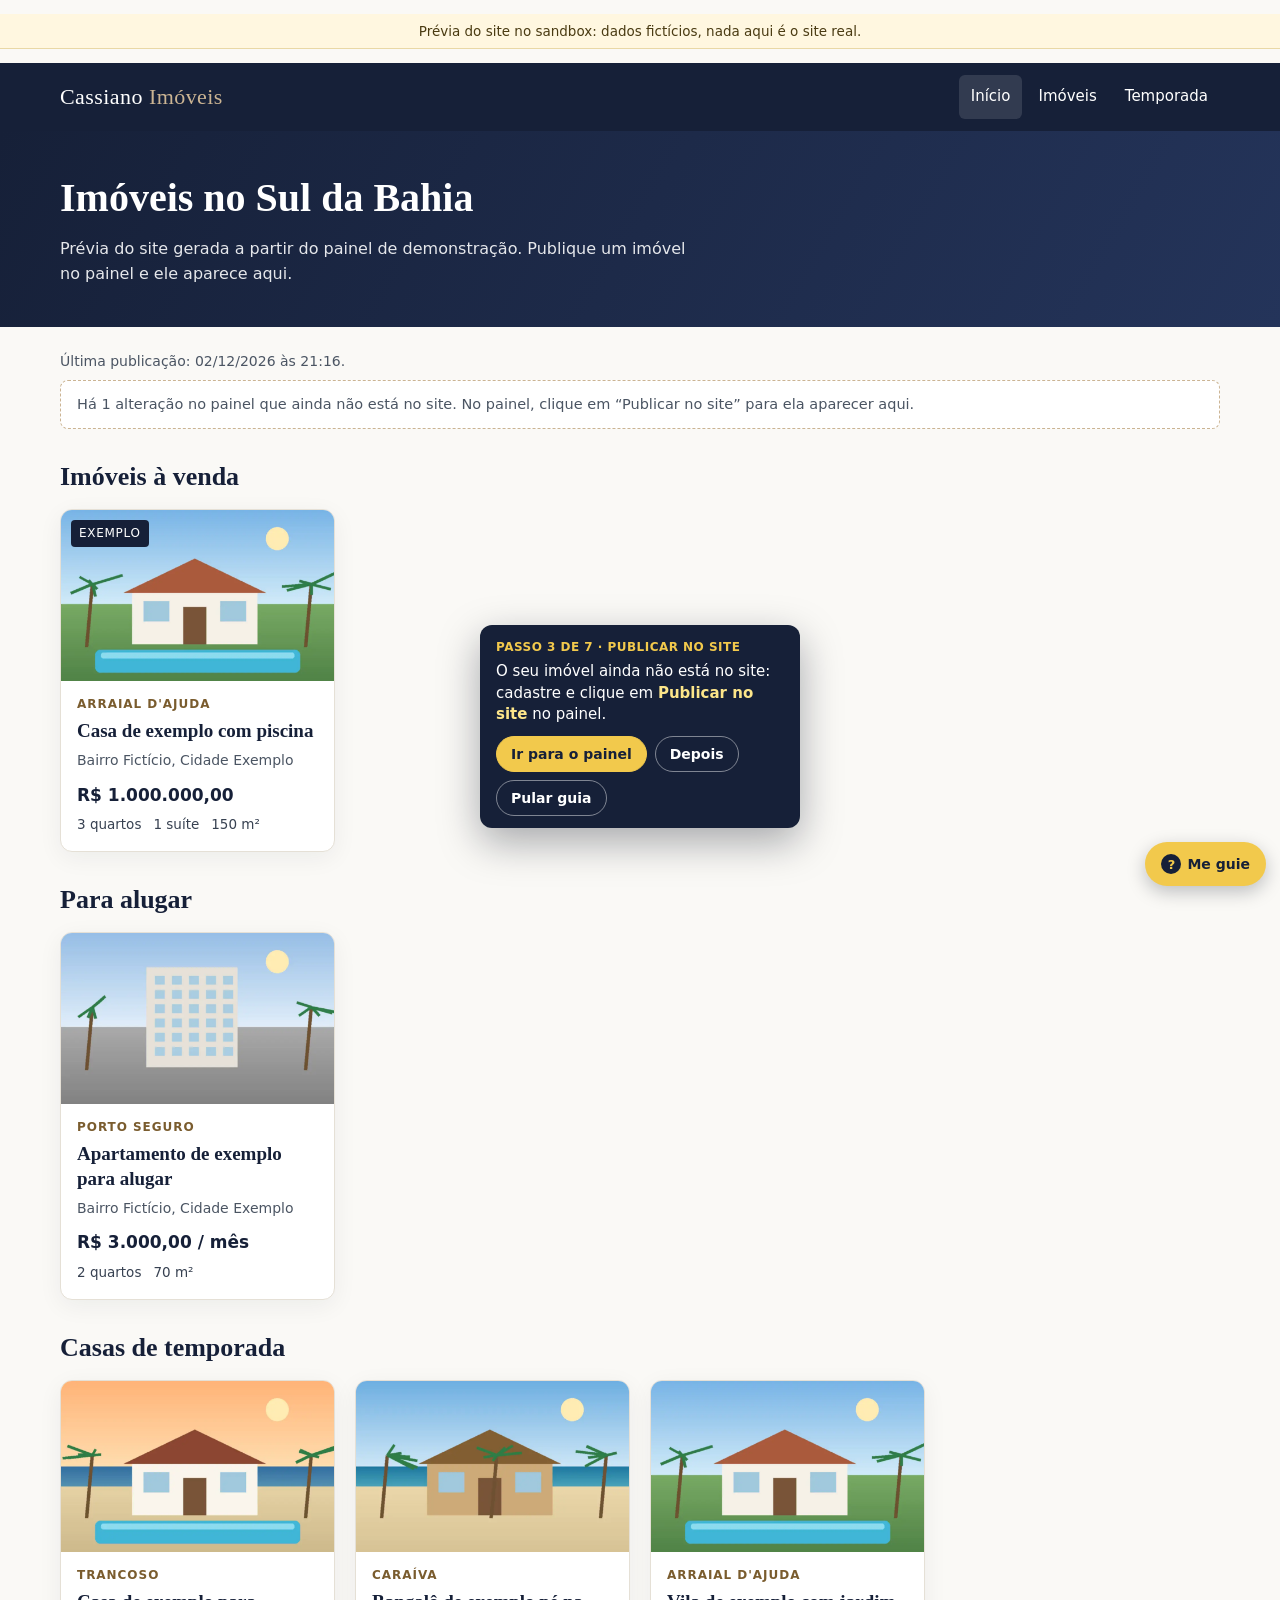
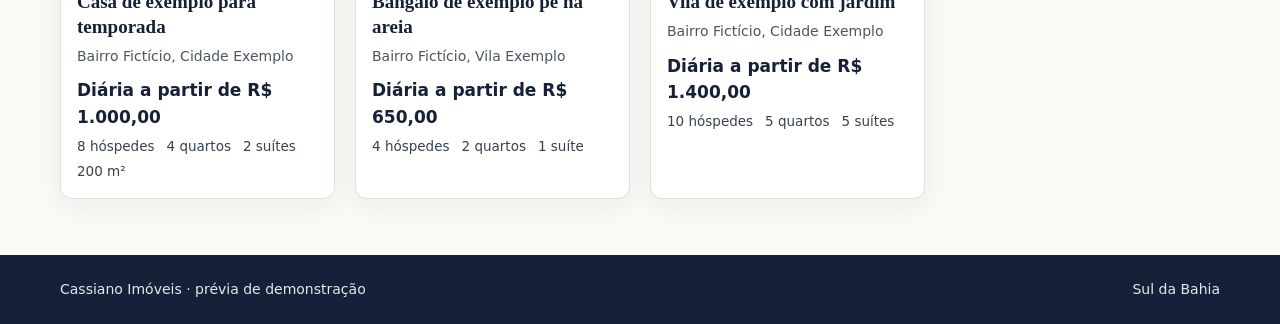
<file: sandbox/cassiano/site/index.html>
<!doctype html>
<html lang="pt-BR">
<head>
<meta charset="utf-8">
<meta name="viewport" content="width=device-width, initial-scale=1">
<meta name="robots" content="noindex, nofollow, noarchive">
<meta name="referrer" content="no-referrer">
<meta name="theme-color" content="#162038">
<title>Cassiano Imóveis (prévia do site)</title>
<link rel="stylesheet" href="site.css">
<link rel="stylesheet" href="https://cdn.jsdelivr.net/npm/font-awesome@4.7.0/css/font-awesome.min.css">
<link rel="stylesheet" href="../guia.css">
</head>
<body data-pagina="vitrine">
<p class="sbx-site-aviso" role="note">Prévia do site no sandbox: dados fictícios, nada aqui é o site real.</p>
<header class="cs-topo"><div class="cs-topo-in"><a class="cs-logo" href="index.html">Cassiano <span>Imóveis</span></a>
<nav class="cs-nav" aria-label="Menu principal"><a href="index.html" aria-current="page">Início</a><a href="index.html#venda">Imóveis</a><a href="casa.html">Temporada</a></nav></div></header>
<section class="cs-hero"><div class="cs-hero-in"><h1>Imóveis no Sul da Bahia</h1><p>Prévia do site gerada a partir do painel de demonstração. Publique um imóvel no painel e ele aparece aqui.</p></div></section>
<main class="cs-conteudo" id="vitrine"><p class="cs-meta-pub" id="ultima"></p></main>
<footer class="cs-rodape"><div class="cs-rodape-in"><span>Cassiano Imóveis · prévia de demonstração</span><span>Sul da Bahia</span></div></footer>
<script src="../mock-api.js"></script>
<script src="site.js"></script>
<script src="../guia.js"></script>
</body>
</html>
</file>
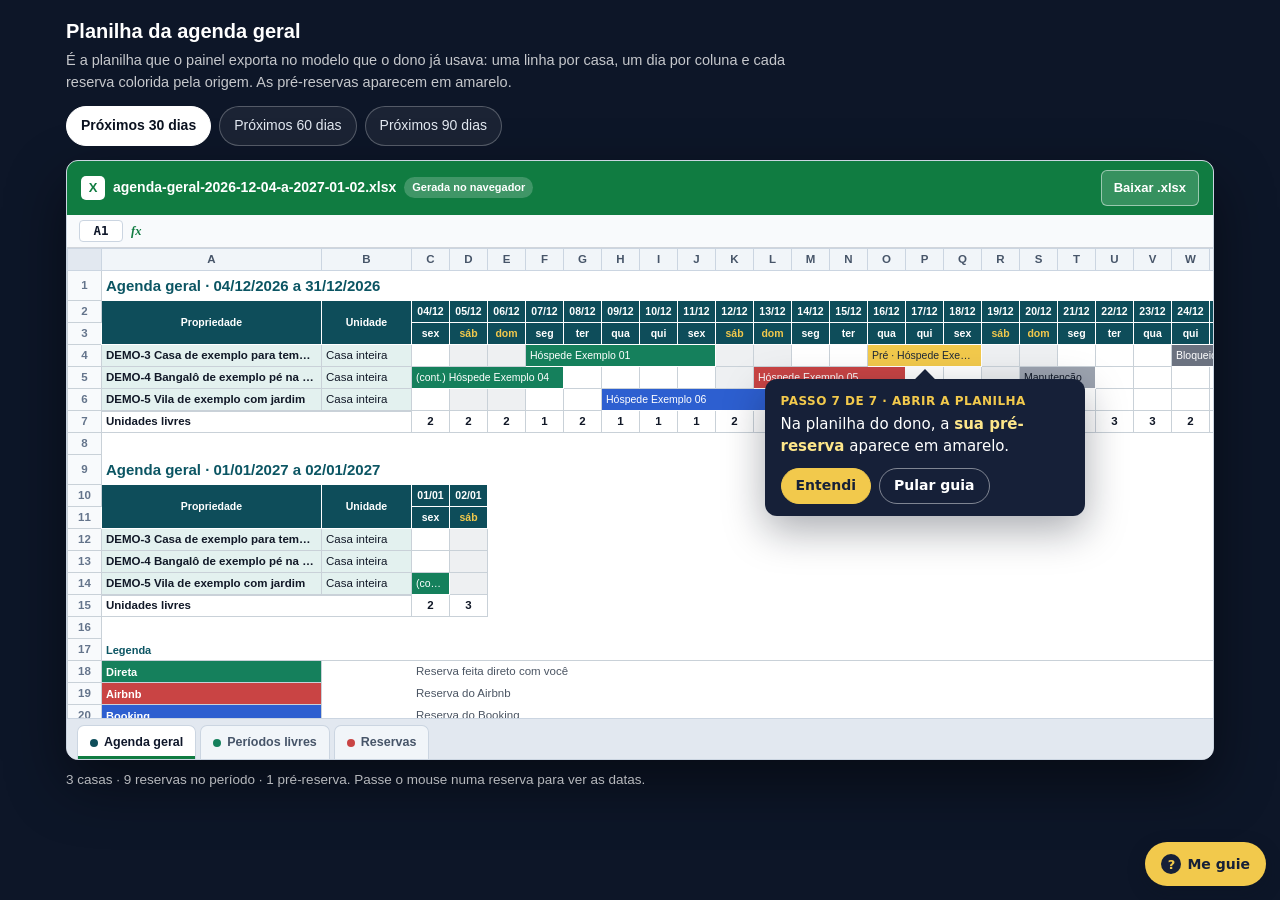
<file: sandbox/cassiano/planilha.html>
<!doctype html>
<html lang="pt-BR">
<head>
<meta charset="utf-8">
<meta name="viewport" content="width=device-width, initial-scale=1">
<meta name="robots" content="noindex, nofollow, noarchive">
<meta name="referrer" content="no-referrer">
<title>Planilha da agenda | Sandbox Cassiano Imóveis</title>
<link rel="stylesheet" href="planilha.css">
<link rel="stylesheet" href="guia.css">
</head>
<body>
<main class="pl" aria-labelledby="pl-titulo">
  <div class="pl-intro">
    <h1 id="pl-titulo">Planilha da agenda geral</h1>
    <p>É a planilha que o painel exporta no modelo que o dono já usava: uma linha por casa, um dia por coluna e cada reserva colorida pela origem. As pré-reservas aparecem em amarelo.</p>
    <div class="pl-periodo" role="group" aria-label="Período da planilha">
      <button type="button" class="pl-chip" data-dias="30" aria-pressed="true">Próximos 30 dias</button>
      <button type="button" class="pl-chip" data-dias="60" aria-pressed="false">Próximos 60 dias</button>
      <button type="button" class="pl-chip" data-dias="90" aria-pressed="false">Próximos 90 dias</button>
    </div>
  </div>
  <section class="xl-janela" aria-label="Visualizador da planilha">
    <div class="xl-topo">
      <div class="xl-titulo"><span class="xl-icone" aria-hidden="true">X</span><strong id="pl-arquivo">agenda-geral.xlsx</strong><span class="xl-selo">Gerada no navegador</span></div>
      <button type="button" class="xl-baixar" id="pl-baixar">Baixar .xlsx</button>
    </div>
    <div class="xl-formula" aria-hidden="true"><span class="xl-nome" id="pl-celula">A1</span><span class="xl-fx">fx</span><span class="xl-texto" id="pl-formula"></span></div>
    <div class="xl-grade" id="pl-grade" tabindex="0" role="region" aria-label="Planilha. Role para os lados para ver mais dias."></div>
    <div class="xl-abas" role="tablist" aria-label="Abas da planilha" id="pl-abas"></div>
  </section>
  <p class="pl-nota" id="pl-status" role="status" aria-live="polite"></p>
</main>
<script src="mock-api.js"></script>
<script src="planilha.js"></script>
<script src="guia.js"></script>
</body>
</html>
</file>
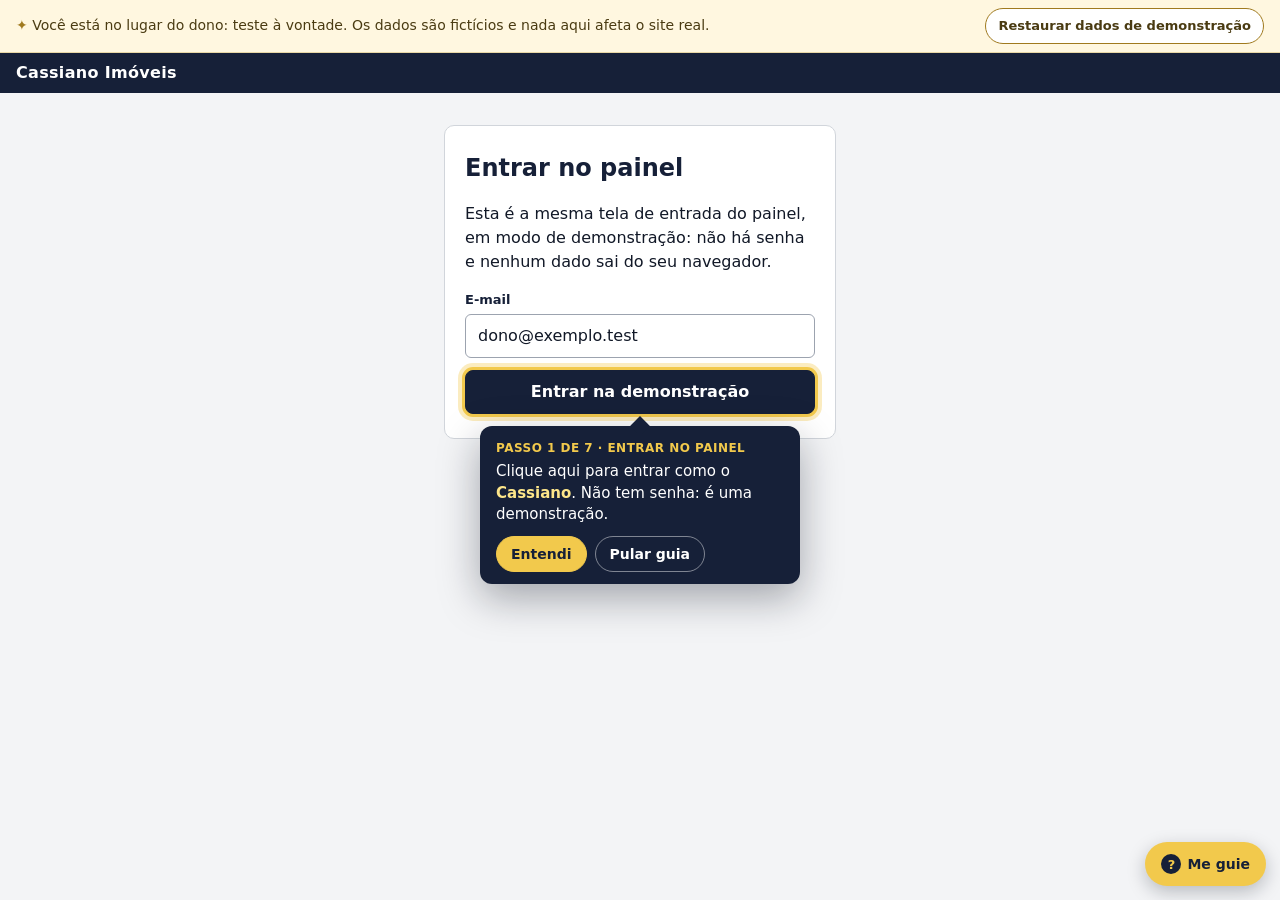
<file: sandbox/cassiano/admin/calendario.html>
<!doctype html>
<html lang="pt-BR">
<head>
<meta charset="utf-8">
<meta name="viewport" content="width=device-width, initial-scale=1">
<meta name="robots" content="noindex, nofollow, noarchive">
<meta name="theme-color" content="#162038">
<title>Temporada | Painel Cassiano Imóveis (demonstração)</title>
<link rel="stylesheet" href="painel.css">
<link rel="stylesheet" href="../sandbox.css">
<link rel="stylesheet" href="temporada.css">
<link rel="stylesheet" href="agenda.css">
<link rel="stylesheet" href="../guia.css">
</head>
<body>
<a class="pular" href="#principal">Pular para o conteúdo</a>
<header class="topo" id="topo"></header>
<main id="principal" tabindex="-1">
  <h1 id="titulo-pagina" tabindex="-1">Temporada</h1>
  <section id="casas" hidden>
    <section class="agenda" id="agenda-geral" aria-labelledby="agenda-titulo">
      <h2 id="agenda-titulo">Agenda geral</h2>
      <p class="agenda-sub">Todas as casas de uma vez, no período que você escolher.</p>
      <div class="agenda-controles">
        <div class="agenda-datas">
          <div class="campo-ag"><label for="agenda-de">De</label><input type="date" id="agenda-de"></div>
          <div class="campo-ag"><label for="agenda-ate">Até</label><input type="date" id="agenda-ate"></div>
        </div>
        <div class="agenda-atalhos" id="agenda-atalhos" role="group" aria-label="Atalhos de período">
          <button class="chip" type="button" data-atalho="mes" aria-pressed="false">Este mês</button>
          <button class="chip" type="button" data-atalho="proximo" aria-pressed="false">Próximo mês</button>
          <button class="chip" type="button" data-atalho="30" aria-pressed="false">Próximos 30 dias</button>
          <button class="chip" type="button" data-atalho="90" aria-pressed="false">Próximos 90 dias</button>
          <button class="chip" type="button" data-atalho="ano" aria-pressed="false">Ano</button>
        </div>
        <p class="erro-campo" id="agenda-erro-periodo" role="alert"></p>
      </div>
      <div class="agenda-origens" id="agenda-origens" role="group" aria-label="Mostrar reservas de">
        <span class="agenda-origens-rot" aria-hidden="true">Mostrar reservas de:</span>
        <button class="chip ag-chip o-direto" type="button" data-origem="direto" aria-pressed="true"><span class="ico" aria-hidden="true">D</span>Direta <span class="conta"></span></button>
        <button class="chip ag-chip o-airbnb" type="button" data-origem="airbnb" aria-pressed="true"><span class="ico" aria-hidden="true">A</span>Airbnb <span class="conta"></span></button>
        <button class="chip ag-chip o-booking" type="button" data-origem="booking" aria-pressed="true"><span class="ico" aria-hidden="true">B</span>Booking <span class="conta"></span></button>
        <button class="chip ag-chip o-site" type="button" data-origem="site" aria-pressed="true"><span class="ico" aria-hidden="true">S</span>Site <span class="conta"></span></button>
      </div>
      <p class="agenda-aviso" id="agenda-aviso-filtro" role="status" hidden><span id="agenda-aviso-filtro-texto"></span> <button class="botao" type="button" id="agenda-mostrar-tudo">Mostrar tudo</button></p>
      <div class="agenda-barra">
        <p class="agenda-resumo" id="agenda-resumo" role="status" aria-live="polite"></p>
        <div class="agenda-acoes">
          <button class="botao" type="button" id="agenda-imprimir">Imprimir</button>
          <span class="agenda-exportar" id="agenda-exportar" hidden>
            <a class="botao" id="agenda-xlsx" href="#">Exportar planilha (Excel)</a>
            <a class="botao" id="agenda-csv" href="#">Exportar (CSV)</a>
          </span>
        </div>
      </div>
      <p class="carregando-cal" id="agenda-carregando" role="status" hidden>Carregando a agenda…</p>
      <div class="erro-cal" id="agenda-erro" role="alert" hidden><span id="agenda-erro-texto"></span> <button class="botao" type="button" id="agenda-erro-tentar">Tentar de novo</button></div>
      <div class="agenda-tela" id="agenda-tela" role="region" aria-label="Agenda geral. Role para os lados para ver mais dias." tabindex="0" aria-busy="true"></div>
      <h2 class="so-print" id="agenda-titulo-print"></h2>
      <div class="agenda-impressao" id="agenda-impressao" aria-hidden="true"></div>
      <ul class="agenda-legenda" id="agenda-legenda" aria-label="Legenda da agenda">
        <li><span class="amostra ag-faixa o-direto t-alugado" aria-hidden="true"><span class="ico">D</span></span><span><strong>Direta</strong> — Reserva feita direto com você</span></li>
        <li><span class="amostra ag-faixa o-airbnb t-alugado" aria-hidden="true"><span class="ico">A</span></span><span><strong>Airbnb</strong> — Reserva do Airbnb</span></li>
        <li><span class="amostra ag-faixa o-booking t-alugado" aria-hidden="true"><span class="ico">B</span></span><span><strong>Booking</strong> — Reserva do Booking</span></li>
        <li><span class="amostra ag-faixa o-site t-alugado" aria-hidden="true"><span class="ico">S</span></span><span><strong>Motor de reservas do site</strong> (em breve)</span></li>
        <li><span class="amostra ag-faixa o-direto t-pre_reserva" aria-hidden="true"><span class="ico">P</span></span><span><strong>Pré-reserva</strong> — Ainda não confirmada (borda tracejada)</span></li>
        <li><span class="amostra ag-faixa t-bloqueio" aria-hidden="true"><span class="ico">B</span></span><span><strong>Bloqueio</strong> — Data bloqueada no painel</span></li>
        <li><span class="amostra ag-faixa t-bloqueio canal" aria-hidden="true"><span class="ico">B</span></span><span><strong>Bloqueio do canal</strong> — Data bloqueada pelo Airbnb ou Booking</span></li>
        <li><span class="amostra ag-faixa t-manutencao" aria-hidden="true"><span class="ico">M</span></span><span><strong>Manutenção</strong></span></li>
        <li><span class="amostra ag-faixa t-conflito" aria-hidden="true"><span class="ico">!</span></span><span><strong>Conflito</strong> — Duas reservas na mesma data</span></li>
        <li><span class="amostra ag-livre-am" aria-hidden="true"></span><span><strong>Livre</strong> — Sem reserva (fins de semana em cinza claro)</span></li>
      </ul>
      <p class="agenda-nota">O nome aparece no dia de entrada. O dia de saída fica livre (check-out exclusivo).</p>
      <div class="agenda-livres" id="agenda-livres">
        <h3>Períodos livres</h3>
        <div class="agenda-min"><label for="agenda-min-noites">Mostrar só períodos de pelo menos (noites)</label><input type="number" id="agenda-min-noites" min="1" max="366" value="1" inputmode="numeric"></div>
        <p class="vazio" id="agenda-livres-vazio" hidden>Nenhum período livre com esse tamanho neste intervalo.</p>
        <div class="agenda-livres-lista" id="agenda-livres-lista"></div>
      </div>
    </section>
    <h2 class="agenda-casas-titulo">Casas</h2>
    <p class="vazio" id="casas-dica">Escolha uma casa para ver as datas ocupadas e marcar novas reservas.</p>
    <div class="acoes">
      <a class="botao primario" id="cadastrar-casa" href="imoveis.html#/novo/temporada">Cadastrar casa de temporada</a>
    </div>
    <div class="acoes" id="exportar-todas" hidden>
      <a class="botao" id="exportar-todas-xlsx" href="#">Exportar todas as casas (Excel)</a>
      <a class="botao" id="exportar-todas-csv" href="#">Exportar todas (CSV)</a>
    </div>
    <ul class="lista casas" id="casas-lista"></ul>
  </section>
  <div id="vazio-imoveis" hidden>
    <p class="vazio">Nenhuma casa de temporada cadastrada.</p>
    <a class="botao primario" id="cadastrar-casa-vazio" href="imoveis.html#/novo/temporada">Cadastrar casa de temporada</a>
  </div>
  <section id="cal" hidden>
    <div class="casa-topo" id="casa-topo">
      <a class="botao voltar" id="voltar-casas" href="#/"><span aria-hidden="true">←</span><span class="rot-voltar"> Todas as casas</span></a>
      <h2 id="casa-titulo" tabindex="-1"></h2>
      <div class="menu-casa" id="menu-casa">
        <button class="botao" type="button" id="menu-casa-botao" aria-expanded="false" aria-controls="menu-casa-painel">Ações <span aria-hidden="true">▾</span></button>
        <div class="menu-casa-painel" id="menu-casa-painel" hidden>
          <a class="botao" id="editar-casa" href="imoveis.html#/editar/0">Editar dados da casa</a>
          <button class="botao" type="button" id="abrir-precos">Épocas e preços</button>
          <div id="acoes-exportar" hidden>
            <a class="botao" id="exportar-xlsx" href="#">Exportar planilha do ano (Excel)</a>
            <a class="botao" id="exportar-csv" href="#">Exportar CSV</a>
          </div>
        </div>
      </div>
    </div>
    <div class="quadro">
      <div class="cal-topo">
        <div class="cal-mes" role="group" aria-label="Mês">
          <button class="botao nav" type="button" id="mes-ant" aria-label="Mês anterior"><span aria-hidden="true">‹</span></button>
          <strong id="mes-nome" class="so-leitor-t" aria-live="polite"></strong>
          <select id="mes-sel" aria-label="Escolher o mês"></select>
          <select id="ano-sel" aria-label="Escolher o ano"></select>
          <button class="botao nav" type="button" id="mes-prox" aria-label="Próximo mês"><span aria-hidden="true">›</span></button>
        </div>
        <div class="cal-vista">
          <button class="botao" type="button" id="mes-hoje">Hoje</button>
          <div class="segmento" role="group" aria-label="Visualização">
            <button class="botao" type="button" id="vista-mes" aria-pressed="true">Mês</button>
            <button class="botao" type="button" id="vista-ano" aria-pressed="false">Ano</button>
          </div>
        </div>
      </div>
      <div id="vista-mes-corpo">
        <p class="dica-curta" id="dica">Toque no dia da entrada e depois no dia da saída.</p>
        <div role="grid" aria-label="Dias do mês" id="grade" aria-busy="true"></div>
        <ul class="legenda" aria-label="Legenda">
          <li><span class="amostra" aria-hidden="true">·</span>Livre</li>
          <li><span class="amostra alugado" aria-hidden="true">A</span>Alugado</li>
          <li><span class="amostra pre_reserva" aria-hidden="true">P</span>Pré-reserva</li>
          <li><span class="amostra bloqueio_dono" aria-hidden="true">B</span>Bloqueio do proprietário</li>
          <li><span class="amostra manutencao" aria-hidden="true">M</span>Manutenção</li>
          <li><span class="amostra feriado" aria-hidden="true"></span>Feriado</li>
        </ul>
        <details class="dica-mais"><summary>Como funciona</summary><p>Cada dia mostra a noite que começa nele; no dia da saída outro hóspede já pode entrar. Toque em um dia ocupado para abrir a reserva.</p></details>
      </div>
      <div id="vista-ano-corpo" hidden>
        <ul class="ano-grade" id="ano-grade" aria-label="Meses do ano"></ul>
      </div>
      <p class="carregando-cal" id="carregando-cal" role="status" hidden>Carregando datas…</p>
      <div class="erro-cal" id="erro-cal" role="alert" hidden><span id="erro-cal-texto"></span> <button class="botao" type="button" id="erro-cal-tentar">Tentar de novo</button></div>
    </div>
    <div id="selecao" class="selecao" hidden>
      <div class="selecao-info"><span id="selecao-texto" role="status" aria-live="polite"></span><span id="selecao-preco"></span></div>
      <div class="selecao-acoes"><button class="botao primario" type="button" id="selecao-reservar">Reservar estas datas</button>
      <button class="botao" type="button" id="selecao-limpar">Limpar</button></div>
    </div>

    <h2 id="proximas-titulo">Próximas reservas deste período</h2>
    <ul class="lista" id="proximas"></ul>

    <details class="cartao" id="precos">
      <summary>Épocas e preços (alta temporada, réveillon, carnaval…)</summary>
      <p id="precos-base"></p>
      <table class="tabela-precos"><thead><tr><th>Nome</th><th>De</th><th>Até (saída)</th><th>Diária (R$)</th><th>Mínimo</th><th></th></tr></thead><tbody id="precos-corpo"></tbody></table>
      <div class="acoes"><button class="botao" type="button" id="preco-add">Adicionar época</button><button class="botao primario" type="button" id="preco-salvar">Salvar épocas</button></div>
      <p class="erro-campo" id="precos-erro" role="alert"></p>
    </details>
  </section>
  <p id="erro" class="erro" role="alert" hidden></p>
</main>
<dialog class="folha" id="folha" aria-labelledby="folha-titulo"></dialog>
<dialog class="folha" id="agenda-folha" aria-labelledby="agenda-folha-titulo"></dialog>
<script src="../mock-api.js"></script>
<script src="painel.js"></script>
<script src="agenda.js"></script>
<script src="calendario.js"></script>
<script src="../guia.js"></script>
</body>
</html>
</file>
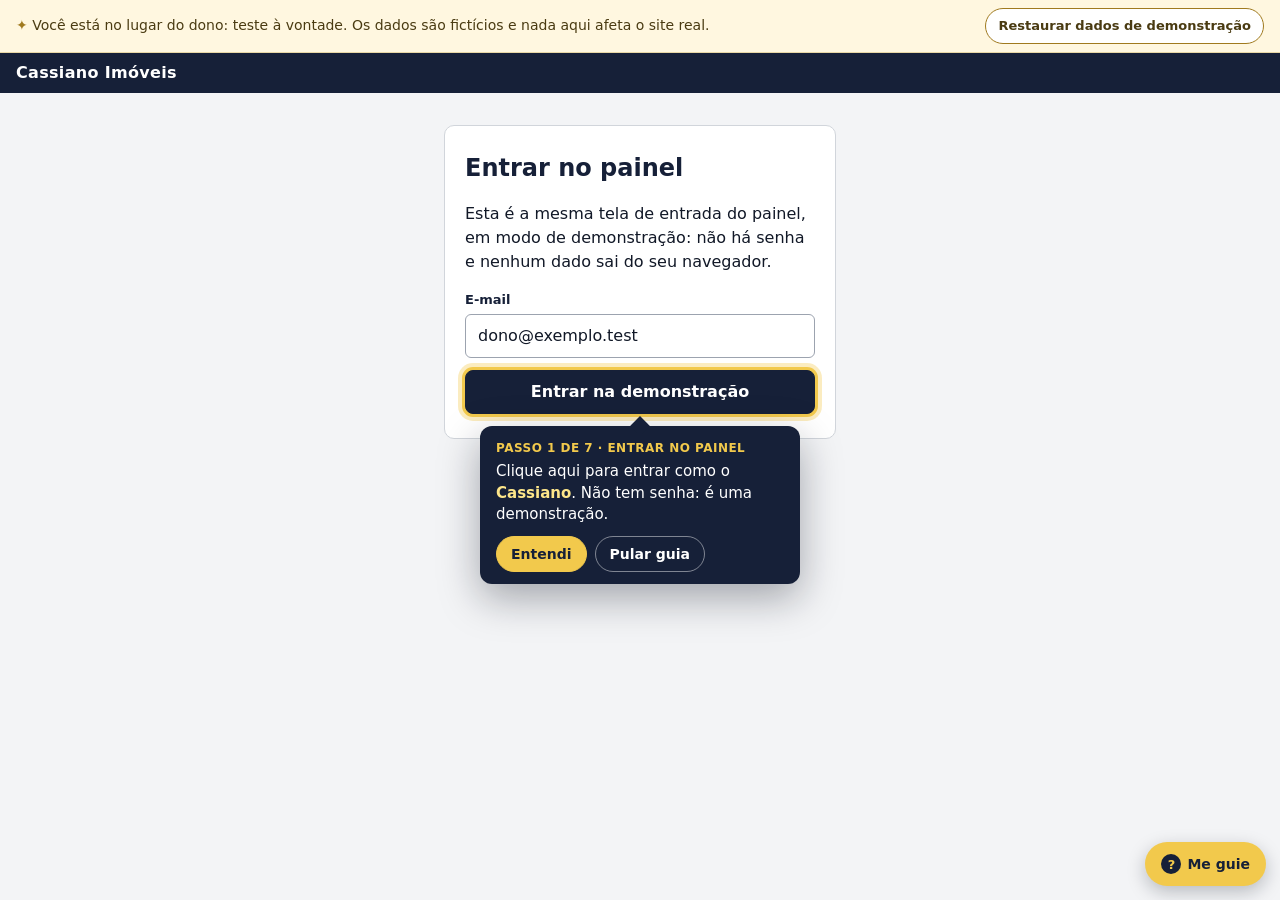
<file: sandbox/cassiano/admin/imoveis.html>
<!doctype html>
<html lang="pt-BR">
<head>
<meta charset="utf-8">
<meta name="viewport" content="width=device-width, initial-scale=1">
<meta name="robots" content="noindex, nofollow, noarchive">
<meta name="theme-color" content="#162038">
<title>Gerenciar imóveis | Painel Cassiano Imóveis (demonstração)</title>
<link rel="stylesheet" href="fotos.css">
<link rel="stylesheet" href="painel.css">
<link rel="stylesheet" href="../sandbox.css">
<link rel="stylesheet" href="publicar.css">
<link rel="stylesheet" href="https://cdn.jsdelivr.net/npm/font-awesome@4.7.0/css/font-awesome.min.css">
<link rel="stylesheet" href="icones.css">
<link rel="stylesheet" href="../guia.css">
</head>
<body>
<a class="pular" href="#principal">Pular para o conteúdo</a>
<header class="topo" id="topo"></header>
<main id="principal" tabindex="-1">
  <section id="vista-lista">
    <h1 id="titulo-lista">Gerenciar imóveis de venda</h1>
    <section class="publicar" id="publicar" aria-labelledby="publicar-titulo" hidden></section>
    <div class="chips" role="group" aria-label="Tipo de imóvel" id="f-negocio"></div>
    <div class="acoes centro"><a class="botao primario grande" id="novo" href="#/novo/venda">Criar novo imóvel</a></div>
    <form class="filtros" id="filtros" role="search" aria-label="Filtrar imóveis">
      <div class="linha">
        <div class="campo"><label for="f-q">Buscar por título, código ou bairro</label><input type="search" id="f-q" maxlength="60" autocomplete="off"></div>
        <div class="campo"><label for="f-status">Situação</label><select id="f-status"><option value="">Todas</option></select></div>
      </div>
      <label class="marca-op" for="f-lixeira"><input type="checkbox" id="f-lixeira"> Mostrar a lixeira</label>
    </form>
    <p id="contagem" role="status" aria-live="polite"></p>
    <table class="tabela" id="tabela">
      <caption class="so-leitor">Imóveis cadastrados</caption>
      <thead><tr><th scope="col">Código</th><th scope="col">Imóvel</th><th scope="col">Preço</th><th scope="col">Detalhes</th><th scope="col">Situação</th><th scope="col">Atualizado</th><th scope="col">Ações</th></tr></thead>
      <tbody id="lista"></tbody>
    </table>
    <nav class="paginacao" id="paginacao" aria-label="Páginas" hidden>
      <button class="botao" type="button" id="pag-anterior">Anterior</button>
      <span id="pag-texto"></span>
      <button class="botao" type="button" id="pag-proxima">Próxima</button>
    </nav>
  </section>
  <section id="vista-form" hidden></section>
</main>
<script src="../mock-api.js"></script>
<script src="painel.js"></script>
<script src="fotos.js"></script>
<script src="imoveis.js"></script>
<script src="publicar.js"></script>
<script src="sandbox-publicar.js"></script>
<script src="../guia.js"></script>
</body>
</html>
</file>
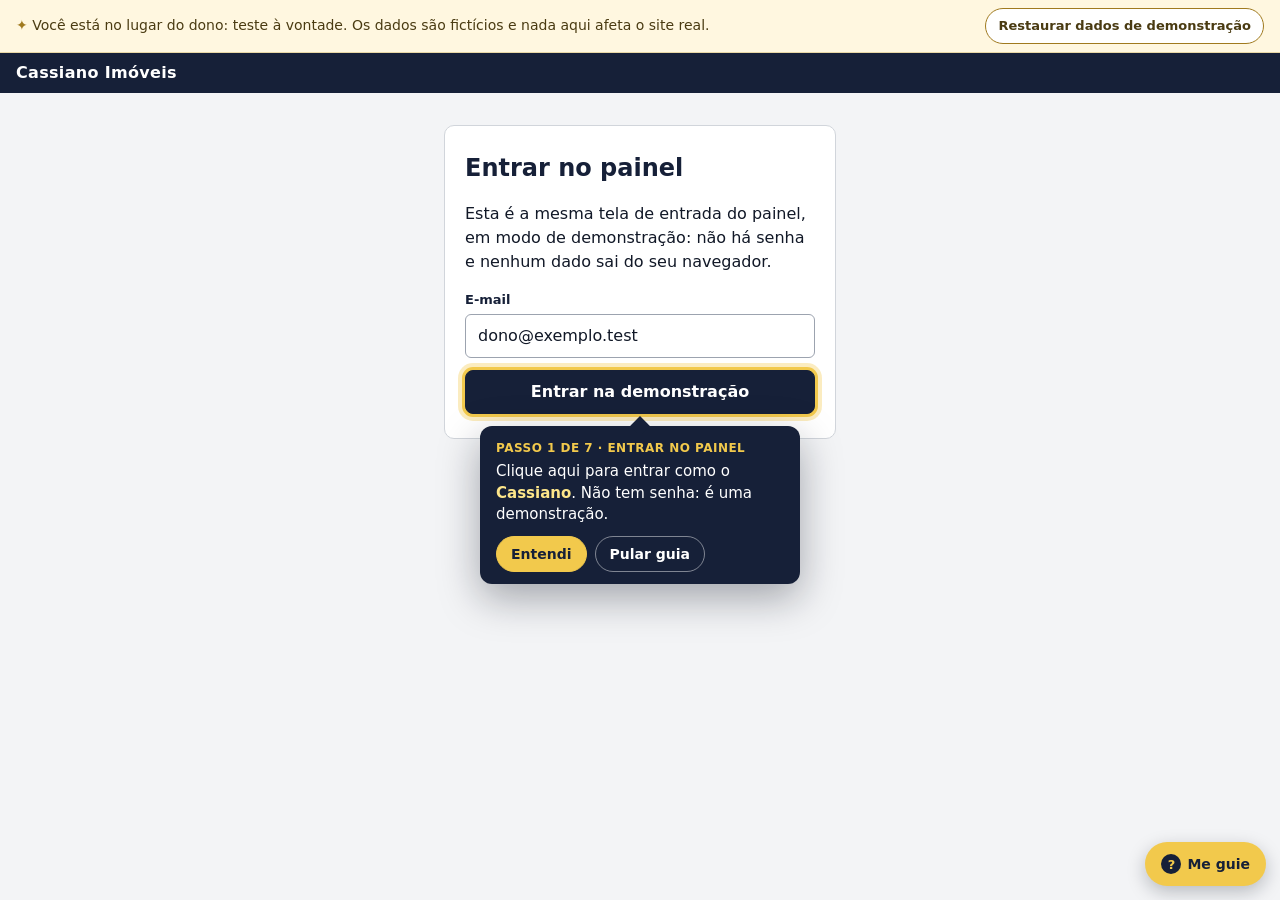
<file: sandbox/cassiano/admin/login.html>
<!doctype html>
<html lang="pt-BR">
<head>
<meta charset="utf-8">
<meta name="viewport" content="width=device-width, initial-scale=1">
<meta name="robots" content="noindex, nofollow, noarchive">
<meta name="referrer" content="no-referrer">
<meta name="theme-color" content="#162038">
<title>Entrar | Painel Cassiano Imóveis (demonstração)</title>
<link rel="stylesheet" href="painel.css">
<link rel="stylesheet" href="../sandbox.css">
<link rel="stylesheet" href="../guia.css">
</head>
<body class="pagina-login">
<header class="topo"><span class="marca">Cassiano Imóveis</span></header>
<main id="principal">
  <section class="cartao login" aria-labelledby="titulo">
    <h1 id="titulo">Entrar no painel</h1>
    <p>Esta é a mesma tela de entrada do painel, em modo de demonstração: não há senha e nenhum dado sai do seu navegador.</p>
    <form id="form" novalidate>
      <div class="campo-f">
        <label for="email">E-mail</label>
        <input id="email" name="email" type="email" value="dono@exemplo.test" readonly>
      </div>
      <p id="erro" class="erro-login" role="alert" hidden></p>
      <button type="submit" id="entrar" class="botao primario largo">Entrar na demonstração</button>
    </form>
  </section>
</main>
<script src="../mock-api.js"></script>
<script src="login-demo.js"></script>
<script src="../guia.js"></script>
</body>
</html>
</file>
<file: sandbox/cassiano/site/site.css>
/* Previa do site publico (sandbox do portfolio): mesmo visual do site da imobiliaria (azul #162038, dourado #cbb493, fundo #faf9f6),
   com dados ficticios. Fontes do sistema (nada e baixado de fora). */
*, *::before, *::after { box-sizing: border-box; }
body { margin: 0; font: 16px/1.55 "Proza Libre", system-ui, -apple-system, "Segoe UI", Roboto, sans-serif; color: #162038; background: #faf9f6; }
a { color: #162038; }
:focus-visible { outline: 3px solid #162038; outline-offset: 2px; box-shadow: 0 0 0 5px #cbb493; }
.sr-only { position: absolute; width: 1px; height: 1px; overflow: hidden; clip: rect(0 0 0 0); white-space: nowrap; }
.sbx-site-aviso { background: #fff7e0; color: #4a3b12; border-bottom: 1px solid #e9d8a6; font-size: 13.5px; padding: 7px 16px; text-align: center; }
.cs-topo { background: #162038; color: #fff; }
.cs-topo-in { max-width: 1200px; margin: 0 auto; padding: 12px 20px; display: flex; align-items: center; justify-content: space-between; gap: 12px; flex-wrap: wrap; }
.cs-logo { font-family: "Playfair Display", Georgia, "Times New Roman", serif; font-size: 22px; color: #fff; text-decoration: none; letter-spacing: .02em; }
.cs-logo span { color: #cbb493; }
.cs-nav { display: flex; gap: 4px; flex-wrap: wrap; }
.cs-nav a { color: #fff; text-decoration: none; padding: 10px 12px; border-radius: 6px; font-size: 15px; min-height: 44px; display: inline-flex; align-items: center; }
.cs-nav a:hover, .cs-nav a[aria-current="page"] { background: rgba(255, 255, 255, .12); }
.cs-hero { background: linear-gradient(120deg, #162038, #24345a); color: #fff; }
.cs-hero-in { max-width: 1200px; margin: 0 auto; padding: 36px 20px 40px; }
.cs-hero h1 { font-family: "Playfair Display", Georgia, serif; font-size: clamp(26px, 4vw, 40px); margin: 0 0 8px; font-weight: 600; }
.cs-hero p { margin: 0; color: #e5e7eb; max-width: 640px; }
.cs-conteudo { max-width: 1200px; margin: 0 auto; padding: 24px 20px 56px; }
.cs-h2 { font-family: "Playfair Display", Georgia, serif; font-size: 26px; margin: 28px 0 12px; }
.cs-meta-pub { font-size: 14px; color: #4b5563; margin: 0 0 8px; }
.cs-pendente { background: #fff; border: 1px dashed #cbb493; border-radius: 8px; padding: 12px 16px; font-size: 14.5px; color: #4b5563; margin: 0 0 16px; }
.cs-grade { list-style: none; margin: 0; padding: 0; display: grid; grid-template-columns: repeat(auto-fill, minmax(260px, 1fr)); gap: 20px; }
.cs-card { background: #fff; border: 1px solid #e5e0d6; border-radius: 12px; overflow: hidden; display: flex; flex-direction: column; height: 100%; box-shadow: 0 6px 24px rgba(22, 32, 56, .06); }
.cs-card a.cs-card-link { color: inherit; text-decoration: none; display: flex; flex-direction: column; height: 100%; }
.cs-card a.cs-card-link:hover .cs-card-titulo { text-decoration: underline; }
.cs-card-foto { position: relative; aspect-ratio: 16 / 10; background: #e8dfcf; }
.cs-card-foto img { width: 100%; height: 100%; object-fit: cover; display: block; }
.cs-card-selo { position: absolute; top: 10px; left: 10px; background: #162038; color: #fff; font-size: 12px; letter-spacing: .06em; text-transform: uppercase; padding: 4px 8px; border-radius: 4px; }
.cs-card-selo.novo { background: #15805c; }
.cs-card-corpo { padding: 14px 16px 16px; display: flex; flex-direction: column; gap: 6px; flex: 1; }
.cs-tag { font-size: 12px; letter-spacing: .08em; text-transform: uppercase; color: #7a5c2e; font-weight: 700; }
.cs-card-titulo { font-family: "Playfair Display", Georgia, serif; font-size: 19px; margin: 0; line-height: 1.3; }
.cs-local { font-size: 14px; color: #4b5563; margin: 0; }
.cs-preco { font-weight: 700; font-size: 17px; margin: 4px 0 0; }
.cs-det { font-size: 13.5px; color: #374151; margin: 0; display: flex; flex-wrap: wrap; gap: 4px 12px; }
.cs-vazio { background: #fff; border: 1px solid #e5e0d6; border-radius: 12px; padding: 20px; color: #4b5563; }
.cs-rodape { background: #162038; color: #e5e7eb; font-size: 14px; }
.cs-rodape-in { max-width: 1200px; margin: 0 auto; padding: 24px 20px; display: flex; flex-wrap: wrap; justify-content: space-between; gap: 8px; }
.cs-migalhas { max-width: 1200px; margin: 0 auto; padding: 14px 20px 0; font-size: 13px; text-transform: uppercase; letter-spacing: .04em; color: #6b7280; }
.cs-migalhas a { color: #6b7280; text-decoration: none; }
.cs-migalhas strong { color: #162038; }

/* pagina do imovel de venda */
.cs-im-galeria { display: grid; grid-template-columns: 2fr 1fr; gap: 8px; border-radius: 12px; overflow: hidden; margin-bottom: 20px; }
.cs-im-galeria img { width: 100%; height: 100%; object-fit: cover; display: block; aspect-ratio: 16 / 10; }
.cs-im-galeria.uma { grid-template-columns: 1fr; }
.cs-im-titulo { font-family: "Playfair Display", Georgia, serif; font-size: clamp(26px, 3.4vw, 34px); margin: 0 0 6px; }
.cs-specs { list-style: none; padding: 0; margin: 16px 0; display: grid; grid-template-columns: repeat(auto-fill, minmax(170px, 1fr)); gap: 10px; }
.cs-specs li { background: #fff; border: 1px solid #e5e0d6; border-radius: 10px; padding: 12px; display: grid; grid-template-columns: 30px 1fr; gap: 2px 10px; align-items: center; }
.cs-specs .fa { grid-row: 1 / span 2; font-size: 22px; color: #cbb493; text-align: center; }
.cs-specs small { color: #6b7280; font-size: 12px; text-transform: uppercase; letter-spacing: .05em; }
.cs-lista { list-style: none; padding: 0; margin: 0; display: grid; grid-template-columns: repeat(auto-fit, minmax(220px, 1fr)); gap: 8px 16px; }
.cs-lista li { display: flex; gap: 8px; align-items: baseline; }
.cs-lista .fa { color: #15805c; }

/* pagina da casa de temporada: copia das regras de temporada/[slug].astro */
.cassiano-casa{max-width:1200px;margin:0 auto;padding:16px 20px 60px;color:#162038}
.cassiano-casa-aviso{background:#fff;border:1px dashed #cbb493;border-radius:8px;padding:12px 16px;margin:0 0 16px;font-size:14px;color:#4b5563}
.cassiano-casa-galeria{display:grid;gap:8px;border-radius:12px;overflow:hidden;margin-bottom:24px}
.cassiano-casa-galeria img{width:100%;height:100%;object-fit:cover;display:block;min-height:0}
.cassiano-casa-galeria--1{grid-template-columns:1fr}
.cassiano-casa-galeria--1 img{aspect-ratio:16/7;max-height:460px}
.cassiano-casa-galeria--2,.cassiano-casa-galeria--3{grid-template-columns:2fr 1fr 1fr;grid-template-rows:200px 200px}
.cassiano-casa-galeria--2 img:first-child,.cassiano-casa-galeria--3 img:first-child{grid-row:1 / span 2}
.cassiano-casa-layout{display:grid;grid-template-columns:minmax(0,1fr) 400px;gap:32px;align-items:start}
.cassiano-casa-local{margin:0 0 4px;color:#4b5563;text-transform:uppercase;letter-spacing:.06em;font-size:13px;font-weight:600}
.cassiano-casa-titulo{font-family:'Playfair Display',Georgia,serif;font-size:34px;margin:0 0 12px;color:#162038;display:flex;flex-wrap:wrap;align-items:center;gap:12px}
.cassiano-casa-selo{font-family:inherit;font-size:12px;letter-spacing:.08em;text-transform:uppercase;border:1px solid #162038;border-radius:4px;padding:3px 8px}
.cassiano-casa-icones{list-style:none;display:flex;flex-wrap:wrap;gap:10px 24px;padding:14px 0;margin:0 0 20px;border-top:1px solid #e5e0d6;border-bottom:1px solid #e5e0d6}
.cassiano-casa-icones li{display:flex;align-items:center;gap:8px;font-size:15px}
.cassiano-casa-h2{font-family:'Playfair Display',Georgia,serif;font-size:24px;margin:28px 0 10px;color:#162038}
.cassiano-casa-lista{list-style:none;padding:0;margin:0;display:grid;grid-template-columns:repeat(auto-fit,minmax(220px,1fr));gap:8px 16px}
.cassiano-casa-lista li{display:flex;gap:8px;align-items:baseline}
.cassiano-casa-voltar{display:inline-block;margin-top:28px;color:#162038;font-weight:600;min-height:44px;line-height:44px}
.cassiano-casa-lateral{position:static}
@media (max-width:1099px){.cassiano-casa-layout{grid-template-columns:1fr}.cassiano-casa-lateral{order:-1}.cassiano-casa-galeria--2,.cassiano-casa-galeria--3{grid-template-rows:140px 140px}}
@media (max-width:599px){.cassiano-casa{padding:12px 16px 48px}.cassiano-casa-titulo{font-size:28px}.cassiano-casa-galeria--2,.cassiano-casa-galeria--3{grid-template-columns:1fr 1fr;grid-template-rows:180px 90px}.cassiano-casa-galeria--2 img:first-child,.cassiano-casa-galeria--3 img:first-child{grid-column:1 / span 2;grid-row:1}}

/* motor de reservas: copia das regras de MotorReserva.astro */
.motor-reserva { background:#fff; border:1px solid #e5e0d6; border-radius:12px; padding:20px; color:#162038; box-shadow:0 6px 24px rgba(22,32,56,.08); font-size:15px; }
.motor-reserva .mr-titulo { font-family:'Playfair Display',Georgia,serif; font-size:22px; margin:0 0 12px; color:#162038; }
.motor-reserva .mr-datas { display:grid; grid-template-columns:1fr 1fr; gap:8px; margin-bottom:12px; }
.motor-reserva .mr-data-caixa { border:1px solid #d1d5db; border-radius:8px; padding:8px 10px; display:flex; flex-direction:column; gap:2px; min-height:44px; }
.motor-reserva .mr-rotulo { font-size:11px; letter-spacing:.06em; text-transform:uppercase; color:#4b5563; font-weight:600; }
.motor-reserva .mr-nav { display:flex; justify-content:space-between; margin-bottom:4px; }
.motor-reserva .mr-nav-btn { min-width:44px; min-height:44px; border:1px solid #d1d5db; background:#fff; border-radius:8px; font-size:24px; line-height:1; cursor:pointer; color:#162038; }
.motor-reserva .mr-nav-btn:disabled { opacity:.35; cursor:not-allowed; }
.motor-reserva .mr-meses { display:grid; grid-template-columns:1fr; gap:16px; }
.motor-reserva .mr-mes-titulo { text-align:center; font-weight:700; margin:0 0 6px; font-size:16px; }
.motor-reserva .mr-mes-titulo::first-letter { text-transform:uppercase; }
.motor-reserva .mr-grade { display:grid; grid-template-columns:repeat(7,1fr); gap:2px; }
.motor-reserva .mr-sem { text-align:center; font-size:11px; color:#4b5563; font-weight:600; padding:4px 0; text-transform:uppercase; }
.motor-reserva .mr-vazio { min-height:44px; }
.motor-reserva .mr-dia { width:100%; min-height:44px; min-width:0; border:1px solid transparent; background:#fff; border-radius:8px; font:inherit; font-size:15px; color:#162038; cursor:pointer; padding:0; position:relative; }
.motor-reserva .mr-dia:hover { border-color:#cbb493; }
.motor-reserva .mr-dia:focus-visible, .motor-reserva .mr-nav-btn:focus-visible, .motor-reserva .mr-select:focus-visible, .motor-reserva .mr-reservar:focus-visible, .motor-reserva .mr-limpar:focus-visible, .motor-reserva .mr-input:focus-visible { outline:3px solid #162038 !important; outline-offset:2px !important; box-shadow:0 0 0 5px #cbb493 !important; }
.motor-reserva .mr-dia[data-estado="passado"] { color:#6b7280; cursor:not-allowed; background:#f9fafb; }
.motor-reserva .mr-dia[data-estado="ocupado"], .motor-reserva .mr-dia[data-estado="indisponivel"] { color:#4b5563; background:repeating-linear-gradient(135deg,#f3f4f6,#f3f4f6 4px,#e5e7eb 4px,#e5e7eb 8px); text-decoration:line-through; cursor:not-allowed; }
.motor-reserva .mr-dia[data-estado="minima"] { border:1px dashed #6b7280; }
.motor-reserva .mr-dia[data-hoje="true"] { font-weight:800; border-color:#cbb493; }
.motor-reserva .mr-dia[data-estado="intervalo"] { background:#e8dfcf; border-radius:0; }
.motor-reserva .mr-dia[data-estado="entrada"], .motor-reserva .mr-dia[data-estado="saida"] { background:#162038; color:#fff; font-weight:700; text-decoration:none; border-color:#162038; }
.motor-reserva .mr-legenda { list-style:none; display:flex; flex-wrap:wrap; gap:6px 16px; padding:0; margin:12px 0 0; font-size:13px; color:#374151; }
.motor-reserva .mr-legenda li { display:flex; align-items:center; gap:6px; }
.motor-reserva .mr-leg { width:16px; height:16px; border-radius:4px; border:1px solid #9ca3af; display:inline-block; }
.motor-reserva .mr-leg-livre { background:#fff; }
.motor-reserva .mr-leg-ocupado { background:repeating-linear-gradient(135deg,#f3f4f6,#f3f4f6 3px,#d1d5db 3px,#d1d5db 6px); }
.motor-reserva .mr-leg-sel { background:#162038; border-color:#162038; }
.motor-reserva .mr-aviso { min-height:22px; margin:10px 0 0; color:#7c2d12; font-weight:600; font-size:14px; }
.motor-reserva .mr-campo { display:flex; flex-direction:column; gap:4px; margin-top:12px; }
.motor-reserva .mr-select, .motor-reserva .mr-input { min-height:44px; border:1px solid #9ca3af; border-radius:8px; padding:0 10px; font:inherit; background:#fff; color:#162038; }
.motor-reserva .mr-ajuda { font-size:13px; color:#4b5563; }
.motor-reserva .mr-resumo { margin:14px 0 10px; font-weight:700; }
.motor-reserva .mr-reservar { width:100%; min-height:48px; border:0; border-radius:8px; background:#162038; color:#fff; font:inherit; font-weight:700; cursor:pointer; display:flex; align-items:center; justify-content:center; gap:8px; }
.motor-reserva .mr-reservar[aria-disabled="true"] { background:#d1d5db; color:#374151; cursor:not-allowed; }
.motor-reserva .mr-limpar { margin-top:8px; min-height:44px; background:none; border:0; text-decoration:underline; color:#162038; font:inherit; cursor:pointer; }
.motor-reserva .mr-nota { margin:10px 0 0; font-size:12.5px; color:#4b5563; }
.motor-reserva .mr-ok { margin-top:14px; border-radius:10px; background:#e7f5ee; border:1px solid #9fd7bd; padding:14px; color:#14532d; }
.motor-reserva .mr-ok h3 { margin:0 0 6px; font-size:17px; }
.motor-reserva .mr-ok p { margin:0 0 10px; font-size:14.5px; }
.motor-reserva .mr-ok button { min-height:44px; border-radius:8px; border:1px solid #14532d; background:#fff; color:#14532d; font:inherit; font-weight:700; padding:0 14px; cursor:pointer; }
@media (min-width:600px) and (max-width:1099px) { .motor-reserva .mr-meses { grid-template-columns:1fr 1fr; } }
@media (prefers-reduced-motion: no-preference) { .motor-reserva .mr-dia, .motor-reserva .mr-reservar { transition:background-color .15s, border-color .15s; } }
</file>
<file: sandbox/cassiano/guia.css>
/* Guia do sandbox: balões que apontam o próximo passo, destaque do alvo, dicas de campo,
   comemoração de cada etapa e o botão "Me guie". Só existe na demonstração. */
.gui-alvo-rel { position: relative; }
.gui-alvo { z-index: 900; border-radius: 8px; box-shadow: 0 0 0 3px #F2C94C, 0 0 0 7px rgba(242, 201, 76, .35); animation: guiPulso 1.6s ease-in-out infinite; }
@keyframes guiPulso { 50% { box-shadow: 0 0 0 3px #F2C94C, 0 0 0 12px rgba(242, 201, 76, .12); } }

.gui-balao { position: fixed; z-index: 1001; max-width: min(320px, calc(100vw - 24px)); padding: 14px 16px 12px; border-radius: 12px; background: #162038; color: #fff; font: 15px/1.45 system-ui, -apple-system, "Segoe UI", Roboto, sans-serif; box-shadow: 0 14px 40px rgba(11, 18, 32, .35); }
.gui-balao::before { content: ""; position: absolute; width: 14px; height: 14px; background: #162038; transform: rotate(45deg); left: var(--gui-seta-x, 24px); }
.gui-balao[data-lado="baixo"]::before { top: -7px; }
.gui-balao[data-lado="cima"]::before { bottom: -7px; }
.gui-balao[data-lado="centro"]::before { display: none; }
.gui-balao[data-lado="centro"] { left: 50% !important; top: auto !important; bottom: 72px; transform: translateX(-50%); }
.gui-etapa { display: block; margin: 0 0 4px; color: #F2C94C; font-size: 12px; font-weight: 700; letter-spacing: .04em; text-transform: uppercase; }
.gui-texto { margin: 0 0 10px; }
.gui-texto strong { color: #fde68a; }
.gui-acoes { display: flex; flex-wrap: wrap; gap: 8px; }
.gui-btn { min-height: 36px; padding: 6px 14px; border-radius: 18px; border: 1px solid rgba(255, 255, 255, .45); background: transparent; color: #fff; font: inherit; font-size: 14px; font-weight: 600; cursor: pointer; }
.gui-btn.prim { background: #F2C94C; border-color: #F2C94C; color: #162038; }
.gui-btn:hover { filter: brightness(1.08); }
.gui-btn:focus-visible, .gui-me-guie:focus-visible, .gui-exemplo:focus-visible { outline: 3px solid #93c5fd; outline-offset: 2px; }

.gui-me-guie { position: fixed; right: 14px; bottom: 14px; z-index: 1000; display: inline-flex; align-items: center; gap: 6px; min-height: 44px; padding: 8px 16px; border-radius: 22px; border: 0; background: #F2C94C; color: #162038; font: 600 14px/1 system-ui, -apple-system, "Segoe UI", Roboto, sans-serif; box-shadow: 0 6px 18px rgba(11, 18, 32, .25); cursor: pointer; }
.gui-me-guie::before { content: "?"; display: grid; place-items: center; width: 20px; height: 20px; border-radius: 50%; background: #162038; color: #F2C94C; font-size: 13px; }

.gui-dica { position: fixed; z-index: 999; max-width: min(280px, calc(100vw - 24px)); padding: 8px 12px; border-radius: 8px; background: #fff7e0; color: #4a3b12; border: 1px solid #e9d8a6; font: 13px/1.4 system-ui, -apple-system, "Segoe UI", Roboto, sans-serif; box-shadow: 0 6px 16px rgba(0, 0, 0, .12); pointer-events: none; }

.gui-obrig { position: relative; }
.gui-obrig > label::after { content: "obrigatório"; margin-left: 8px; padding: 1px 8px; border-radius: 10px; background: #fef3c7; color: #92400e; font-size: 11px; font-weight: 700; vertical-align: middle; }
.gui-obrig input, .gui-obrig select { border-color: #d4a72c !important; box-shadow: 0 0 0 2px rgba(242, 201, 76, .35); }

.gui-exemplo-caixa { display: flex; flex-wrap: wrap; align-items: center; gap: 8px 12px; margin: 0 0 14px; padding: 10px 14px; border-radius: 10px; background: #ecfdf5; border: 1px solid #a7f3d0; color: #065f46; font-size: 14px; }
.gui-exemplo { min-height: 36px; padding: 4px 14px; border-radius: 18px; border: 1px solid #059669; background: #fff; color: #065f46; font: inherit; font-weight: 600; cursor: pointer; }

.gui-festa { position: fixed; left: 50%; top: 16px; z-index: 1002; transform: translateX(-50%); display: flex; flex-wrap: wrap; align-items: center; gap: 8px 12px; max-width: calc(100vw - 24px); padding: 12px 16px; border-radius: 12px; background: #15805c; color: #fff; font: 600 15px/1.4 system-ui, -apple-system, "Segoe UI", Roboto, sans-serif; box-shadow: 0 12px 30px rgba(0, 0, 0, .25); animation: guiEntra .35s ease-out; }
.gui-festa::before { content: "\2713"; display: grid; place-items: center; width: 24px; height: 24px; border-radius: 50%; background: #fff; color: #15805c; font-weight: 800; }
.gui-festa .gui-btn { border-color: #fff; }
@keyframes guiEntra { from { opacity: 0; transform: translate(-50%, -10px); } }

@media (prefers-reduced-motion: reduce) {
  .gui-alvo { animation: none; }
  .gui-festa { animation: none; }
}
</file>
<file: sandbox/cassiano/planilha.css>
/* Visualizador da planilha (sandbox). Janela "Excel" com o mesmo visual do visualizador do sandbox de Compras. */
*, *::before, *::after { box-sizing: border-box; }
body { margin: 0; background: #0d1628; color: #e2e8f0; font: 15px/1.5 -apple-system, BlinkMacSystemFont, "Segoe UI", Roboto, "Helvetica Neue", Arial, sans-serif; }
:focus-visible { outline: 3px solid #38bdf8; outline-offset: 2px; }
.pl { padding: 16px; max-width: 1180px; margin: 0 auto; }
.pl-intro h1 { margin: 0 0 4px; font-size: 20px; color: #fff; font-weight: 600; }
.pl-intro p { margin: 0 0 12px; color: rgba(255, 255, 255, .76); font-size: 14.5px; max-width: 760px; }
.pl-periodo { display: flex; flex-wrap: wrap; gap: 8px; margin-bottom: 14px; }
.pl-chip { min-height: 40px; padding: 6px 14px; border-radius: 9999px; border: 1px solid rgba(255, 255, 255, .25); background: rgba(255, 255, 255, .06); color: #e2e8f0; font: inherit; font-size: 14px; cursor: pointer; }
.pl-chip[aria-pressed="true"] { background: #fff; color: #0b1220; border-color: #fff; font-weight: 700; }
.pl-nota { margin: 10px 0 0; font-size: 13.5px; color: rgba(255, 255, 255, .7); }
.xl-janela { background: #fff; border: 1px solid #cbd5e1; border-radius: 12px; overflow: hidden; box-shadow: 0 24px 60px rgba(0, 0, 0, .48); color: #1c1917; display: flex; flex-direction: column; }
.xl-topo { background: #107c41; color: #fff; padding: 9px 14px; display: flex; align-items: center; justify-content: space-between; gap: 10px; flex-wrap: wrap; }
.xl-titulo { display: flex; align-items: center; gap: 8px; min-width: 0; font-size: 14px; }
.xl-titulo strong { overflow: hidden; text-overflow: ellipsis; white-space: nowrap; }
.xl-icone { width: 24px; height: 24px; border-radius: 5px; background: #fff; color: #107c41; font-weight: 900; font-size: 13px; display: inline-flex; align-items: center; justify-content: center; flex-shrink: 0; }
.xl-selo { padding: 2px 8px; border-radius: 9999px; background: rgba(255, 255, 255, .2); font-size: 11px; font-weight: 700; }
.xl-baixar { appearance: none; border: 1px solid rgba(255, 255, 255, .5); background: rgba(255, 255, 255, .16); color: #fff; border-radius: 6px; padding: 6px 12px; min-height: 36px; font: inherit; font-size: 13px; font-weight: 700; cursor: pointer; }
.xl-baixar:hover { background: rgba(255, 255, 255, .3); }
.xl-formula { background: #f8fafc; border-bottom: 1px solid #d1d5db; padding: 5px 12px; display: flex; align-items: center; gap: 8px; font-size: 12.5px; color: #334155; }
.xl-nome { background: #fff; border: 1px solid #cbd5e1; border-radius: 4px; padding: 1px 7px; font-family: ui-monospace, SFMono-Regular, Menlo, monospace; font-weight: 700; color: #0f172a; min-width: 44px; text-align: center; }
.xl-fx { font-style: italic; font-weight: 800; color: #107c41; font-family: Georgia, serif; }
.xl-texto { font-family: ui-monospace, SFMono-Regular, Menlo, monospace; overflow: hidden; text-overflow: ellipsis; white-space: nowrap; }
.xl-grade { overflow: auto; max-height: 470px; background: #fff; }
.xl-tab { border-collapse: collapse; font-size: 11.5px; color: #111827; }
.xl-tab th, .xl-tab td { border: 1px solid #c9d1d8; padding: 0 4px; height: 22px; white-space: nowrap; }
.xl-tab thead th { background: #f1f5f9; color: #475569; font-weight: 700; text-align: center; position: sticky; top: 0; z-index: 2; border-color: #cbd5e1; min-width: 34px; }
.xl-tab .rn { background: #f8fafc; color: #64748b; font-weight: 700; text-align: center; width: 34px; position: sticky; left: 0; z-index: 1; }
.xl-tab thead .rn { z-index: 3; background: #e2e8f0; }
.c-titulo { font-size: 15px; font-weight: 700; color: #0b5563; height: 30px !important; border-color: transparent !important; }
.c-cab { background: #0e4d5a; color: #fff; font-weight: 700; text-align: center; border-color: #fff !important; font-size: 10.5px; }
.c-cab.fds { color: #f2c94c; }
.c-prop { background: #e3f1ef; font-weight: 700; min-width: 190px; max-width: 220px; overflow: hidden; text-overflow: ellipsis; }
.c-unid { background: #e3f1ef; min-width: 90px; }
.c-dia { min-width: 38px; }
.c-dia.fds { background: #eef0f2; }
.c-res { font-size: 10.5px; overflow: hidden; text-overflow: ellipsis; max-width: 0; border-color: #fff !important; cursor: default; }
.c-livres-rot { font-weight: 700; border-top: 2px solid #c9d1d8 !important; }
.c-livres { font-weight: 700; text-align: center; }
.c-livres.zero { color: #a61b1b; }
.c-leg { font-weight: 700; font-size: 11px; }
.c-nota { font-style: italic; color: #4b5563; border-color: transparent !important; }
.c-vazio { border-color: transparent !important; }
.xl-tab-simples td, .xl-tab-simples th { padding: 0 8px; }
.xl-tab-simples tbody tr:first-child td:not(.rn) { background: #0e4d5a; color: #fff; font-weight: 700; }
.xl-abas { background: #e2e8f0; border-top: 1px solid #cbd5e1; padding: 6px 10px 0; display: flex; align-items: flex-end; gap: 4px; overflow-x: auto; }
.xl-aba { appearance: none; border: 1px solid #cbd5e1; border-bottom: none; background: #f1f5f9; color: #475569; border-radius: 7px 7px 0 0; padding: 6px 12px; font: inherit; font-size: 12.5px; font-weight: 700; cursor: pointer; display: inline-flex; align-items: center; gap: 6px; white-space: nowrap; flex-shrink: 0; min-height: 34px; }
.xl-aba[aria-selected="true"] { background: #fff; color: #0f172a; box-shadow: inset 0 -3px 0 #107c41; }
.xl-aba:focus-visible { outline-color: #107c41; }
.xl-ponto { width: 8px; height: 8px; border-radius: 50%; }
</file>
<file: sandbox/cassiano/admin/painel.css>
/* Painel Cassiano Imoveis. Identidade do site: azul-marinho #162038. Sem estilos inline (CSP style-src 'self'). */
:root {
  --azul: #162038; --azul-2: #264e3d; --fundo: #f3f4f6; --cartao: #fff; --borda: #d1d5db; --texto: #111827; --suave: #4b5563;
  --quente: #b91c1c; --morno: #92400e; --frio: #1e40af; --ok: #166534; --erro: #b91c1c; --dourado: #b38e44;
}
* { box-sizing: border-box; }
[hidden] { display: none !important; }
body { margin: 0; font: 16px/1.5 "Proza Libre", system-ui, -apple-system, "Segoe UI", sans-serif; color: var(--texto); background: var(--fundo); }
a { color: var(--azul); }
:focus-visible { outline: 3px solid var(--azul); outline-offset: 2px; }
.pular { position: absolute; left: -9999px; }
.pular:focus { left: 8px; top: 8px; background: #fff; padding: 8px 12px; z-index: 10; }

.topo { background: var(--azul); color: #fff; display: flex; flex-wrap: wrap; align-items: center; gap: 4px 16px; padding: 8px 16px; }
.topo .marca { font-weight: 700; letter-spacing: .02em; margin-right: 8px; color: #fff; text-decoration: none; }
.topo nav { display: flex; flex-wrap: wrap; gap: 4px; flex: 1; }
.topo nav a { color: #fff; text-decoration: none; padding: 10px 14px; min-height: 44px; display: inline-flex; align-items: center; border-radius: 6px; }
.topo nav a[aria-current="page"] { background: rgba(255, 255, 255, .16); box-shadow: inset 0 -3px 0 var(--dourado); }
.topo .quem { font-size: 14px; opacity: .9; }

main { max-width: 1000px; margin: 0 auto; padding: 16px; }
h1 { font-size: 24px; margin: 8px 0 16px; color: var(--azul); }
h2 { font-size: 18px; margin: 20px 0 8px; color: var(--azul); }
.cartao { background: var(--cartao); border: 1px solid var(--borda); border-radius: 10px; padding: 16px; margin-bottom: 12px; }

.indicadores { display: grid; grid-template-columns: repeat(auto-fit, minmax(200px, 1fr)); gap: 12px; margin-bottom: 16px; }
.indicador { background: var(--cartao); border: 1px solid var(--borda); border-radius: 10px; padding: 16px; text-decoration: none; color: inherit; display: block; min-height: 44px; }
.indicador strong { display: block; font-size: 32px; line-height: 1.1; color: var(--azul); }
.indicador span { color: var(--suave); font-size: 14px; }
.indicador.alerta { border-color: var(--quente); }
.indicador.alerta strong { color: var(--quente); }

.filtros { display: grid; gap: 8px; margin-bottom: 12px; }
.filtros .linha { display: flex; flex-wrap: wrap; gap: 8px; align-items: end; }
label { display: block; font-size: 13px; font-weight: 600; margin-bottom: 4px; color: var(--azul); }
input[type="search"], input[type="text"], input[type="date"], select, textarea { font: inherit; padding: 8px 12px; min-height: 44px; border: 1px solid #9ca3af; border-radius: 6px; background: #fff; color: var(--texto); width: 100%; }
textarea { min-height: 88px; resize: vertical; }
.campo { flex: 1 1 160px; }
.chips { display: flex; flex-wrap: wrap; gap: 8px; }
.chip { min-height: 44px; padding: 8px 16px; border-radius: 22px; border: 1px solid #9ca3af; background: #fff; font: inherit; cursor: pointer; color: var(--texto); }
.chip[aria-pressed="true"] { background: var(--azul); color: #fff; border-color: var(--azul); font-weight: 600; }
.botao { min-height: 44px; padding: 8px 16px; border-radius: 6px; border: 1px solid var(--azul); background: #fff; color: var(--azul); font: inherit; font-weight: 600; cursor: pointer; text-decoration: none; display: inline-flex; align-items: center; justify-content: center; }
.botao.primario { background: var(--azul); color: #fff; }
.botao.perigo { border-color: var(--erro); color: var(--erro); }
.botao.perigo.primario { background: var(--erro); color: #fff; }
.botao[disabled] { opacity: .5; cursor: not-allowed; }
.acoes { display: flex; flex-wrap: wrap; gap: 8px; margin-top: 8px; }

.lista { list-style: none; margin: 0; padding: 0; display: grid; gap: 8px; }
.item { display: grid; grid-template-columns: auto 1fr; gap: 4px 12px; background: var(--cartao); border: 1px solid var(--borda); border-radius: 10px; padding: 12px 16px; text-decoration: none; color: inherit; min-height: 44px; }
.item:hover { border-color: var(--azul); }
.item .nome { font-weight: 700; }
.item .meta { color: var(--suave); font-size: 14px; grid-column: 2; }
.selo { display: inline-flex; align-items: center; gap: 4px; font-size: 12px; font-weight: 700; text-transform: uppercase; letter-spacing: .04em; padding: 2px 10px; border-radius: 12px; border: 1px solid currentColor; height: fit-content; }
.selo.quente { color: var(--quente); } .selo.morno { color: var(--morno); } .selo.frio { color: var(--frio); }
.pontos { font-weight: 700; }
.vazio, .carregando, .erro { padding: 24px; text-align: center; color: var(--suave); }
.erro { color: var(--erro); }
.paginacao { display: flex; gap: 8px; align-items: center; justify-content: center; margin: 16px 0; }

.detalhe .cabeca { display: flex; flex-wrap: wrap; gap: 8px 12px; align-items: center; }
dl.respostas { display: grid; grid-template-columns: minmax(120px, 200px) 1fr; gap: 6px 12px; margin: 0; }
dl.respostas dt { color: var(--suave); font-size: 14px; }
dl.respostas dd { margin: 0; overflow-wrap: anywhere; }
ul.porque { margin: 0; padding-left: 20px; }
.notas { list-style: none; margin: 0 0 12px; padding: 0; display: grid; gap: 8px; }
.notas li { background: #f9fafb; border: 1px solid var(--borda); border-radius: 8px; padding: 8px 12px; }
.notas small { color: var(--suave); display: block; }
.aviso { position: fixed; left: 50%; bottom: 16px; transform: translateX(-50%); background: var(--azul); color: #fff; padding: 12px 20px; border-radius: 8px; z-index: 20; max-width: 90vw; }
.aviso.erro { background: var(--erro); color: #fff; }
dialog { border: 1px solid var(--borda); border-radius: 10px; padding: 20px; max-width: 460px; width: calc(100% - 32px); }
dialog::backdrop { background: rgba(0, 0, 0, .5); }

@media (min-width: 800px) {
  main { padding: 24px; }
  .item { grid-template-columns: auto 1fr auto; }
  .item .meta { grid-column: auto; text-align: right; }
}
@media (prefers-reduced-motion: no-preference) { .item, .chip, .botao { transition: border-color .15s, background-color .15s; } }

/* formularios (imoveis e calendario) */
.grade2 { display: grid; gap: 12px; grid-template-columns: 1fr; }
@media (min-width: 700px) { .grade2 { grid-template-columns: 1fr 1fr; } }
.campo-f { margin-bottom: 12px; }
.campo-f small { color: var(--suave); display: block; margin-top: 2px; }
.erro-campo { color: var(--erro); font-size: 14px; margin: 4px 0 0; min-height: 0; }
.erro-campo:empty { display: none; }
input[aria-invalid="true"], select[aria-invalid="true"], textarea[aria-invalid="true"] { border-color: var(--erro); }
.marcas { display: flex; flex-wrap: wrap; gap: 8px 16px; }
.marca-op { display: inline-flex; align-items: center; gap: 8px; min-height: 44px; font-weight: 400; font-size: 16px; color: var(--texto); }
.marca-op input { width: 24px; height: 24px; accent-color: var(--azul); }
.rep { display: grid; gap: 8px; grid-template-columns: 1fr; padding: 8px 0; border-top: 1px solid var(--borda); }
@media (min-width: 700px) { .rep.espec { grid-template-columns: auto 1fr 1fr auto; align-items: end; } .rep.dif { grid-template-columns: 1fr auto; align-items: end; } }
details.cartao > summary { cursor: pointer; font-weight: 700; min-height: 44px; display: flex; align-items: center; color: var(--azul); }
.barra { position: sticky; bottom: 0; background: var(--fundo); padding: 12px 0; border-top: 1px solid var(--borda); display: flex; flex-wrap: wrap; gap: 8px; margin-top: 16px; }
.resumo-erros { border: 1px solid var(--erro); background: #fef2f2; color: var(--erro); border-radius: 8px; padding: 12px 16px; margin-bottom: 12px; }
.selo.status-publicado { color: var(--ok); } .selo.status-rascunho { color: var(--suave); } .selo.status-vendido, .selo.status-alugado { color: var(--morno); } .selo.status-arquivado { color: var(--suave); }
.item .nome, .item .meta { min-width: 0; overflow-wrap: anywhere; }
.item { min-width: 0; }

/* calendario */
.cal-topo { display: flex; flex-wrap: wrap; gap: 8px; align-items: end; margin-bottom: 12px; }
.cal-mes { display: flex; align-items: center; gap: 8px; }
.cal-mes strong { min-width: 150px; text-align: center; font-size: 18px; color: var(--azul); }
.cal-linha { display: grid; grid-template-columns: repeat(7, minmax(0, 1fr)); gap: 4px; margin-bottom: 4px; }
button.item { width: 100%; font: inherit; text-align: left; cursor: pointer; }
.cal-dow { text-align: center; font-size: 13px; font-weight: 700; color: var(--suave); padding: 4px 0; }
.dia { min-height: 56px; border: 1px solid var(--borda); border-radius: 8px; background: #fff; font: inherit; color: var(--texto); padding: 4px; display: flex; flex-direction: column; align-items: center; justify-content: space-between; cursor: pointer; min-width: 0; }
.dia .num { font-weight: 700; font-size: 15px; }
.dia .cod { font-size: 12px; font-weight: 700; min-height: 16px; }
.dia.fora { background: #f3f4f6; color: #6b7280; }
.dia.hoje { box-shadow: inset 0 0 0 2px var(--dourado); }
.dia.alugado { background: var(--azul); color: #fff; border-color: var(--azul); }
.dia.pre_reserva { background: repeating-linear-gradient(45deg, #fef3c7, #fef3c7 6px, #fde68a 6px, #fde68a 12px); border-color: #b45309; color: #78350f; }
.dia.bloqueio_dono { background: repeating-linear-gradient(-45deg, #e5e7eb, #e5e7eb 5px, #d1d5db 5px, #d1d5db 10px); color: #111827; }
.dia.manutencao { background: radial-gradient(#9ca3af 1.2px, #f3f4f6 1.4px) 0 0 / 8px 8px; color: #111827; }
.dia.sel { outline: 3px solid var(--dourado); outline-offset: -3px; }
.dia:focus-visible { outline: 3px solid var(--azul); outline-offset: 1px; }
.legenda { display: flex; flex-wrap: wrap; gap: 8px 16px; margin: 8px 0 16px; font-size: 14px; padding: 0; list-style: none; }
.legenda .amostra { display: inline-block; width: 24px; height: 24px; border: 1px solid var(--borda); border-radius: 4px; vertical-align: middle; margin-right: 6px; text-align: center; font-weight: 700; font-size: 13px; line-height: 22px; }
.legenda .amostra.alugado { background: var(--azul); color: #fff; } .legenda .amostra.pre_reserva { background: repeating-linear-gradient(45deg, #fef3c7, #fef3c7 4px, #fde68a 4px, #fde68a 8px); }
.legenda .amostra.bloqueio_dono { background: repeating-linear-gradient(-45deg, #e5e7eb, #e5e7eb 4px, #d1d5db 4px, #d1d5db 8px); } .legenda .amostra.manutencao { background: radial-gradient(#9ca3af 1.2px, #f3f4f6 1.4px) 0 0 / 6px 6px; }
.selecao { background: #fff; border: 1px solid var(--dourado); border-radius: 10px; padding: 12px 16px; display: flex; flex-wrap: wrap; gap: 8px 16px; align-items: center; margin-bottom: 12px; }
dialog.folha { max-width: 560px; }
.conflito { border: 1px solid var(--erro); background: #fef2f2; color: var(--erro); border-radius: 8px; padding: 8px 12px; margin-bottom: 8px; }
.tabela-precos { width: 100%; border-collapse: collapse; }
.tabela-precos th { text-align: left; font-size: 13px; color: var(--suave); padding: 4px; }
.tabela-precos td { padding: 4px; vertical-align: top; }
@media (max-width: 520px) { .dia { min-height: 52px; padding: 2px; } .dia .cod { font-size: 11px; } }

/* topo: sair e papel */
.topo .papel { font-size: 12px; font-weight: 700; text-transform: uppercase; letter-spacing: .04em; border: 1px solid rgba(255, 255, 255, .6); border-radius: 12px; padding: 2px 10px; }
.topo .sair { min-height: 44px; padding: 8px 16px; border-radius: 6px; border: 1px solid rgba(255, 255, 255, .7); background: transparent; color: #fff; font: inherit; font-weight: 600; cursor: pointer; }
.topo .sair:hover { background: rgba(255, 255, 255, .16); }
.topo .sair:focus-visible, .topo nav a:focus-visible, .topo .marca:focus-visible { outline-color: #fff; }
.topo .sair[disabled] { opacity: .6; cursor: wait; }

/* tela de login */
.pagina-login main { max-width: 440px; padding-top: 32px; }
.cartao.login { padding: 24px 20px; }
.cartao.login h1 { margin-top: 0; }
.cartao.login input[type="email"], .cartao.login input[type="password"], .cartao.login input[type="text"] { font: inherit; padding: 8px 12px; min-height: 44px; border: 1px solid #9ca3af; border-radius: 6px; background: #fff; color: var(--texto); width: 100%; }
.senha-linha { display: flex; gap: 8px; align-items: stretch; }
.senha-linha input { flex: 1 1 auto; min-width: 0; }
.senha-linha .botao { flex: 0 0 auto; min-width: 96px; }
.botao.largo { width: 100%; }
.erro-login { color: var(--erro); background: #fef2f2; border: 1px solid var(--erro); border-radius: 8px; padding: 8px 12px; margin: 0 0 12px; }
/* temporada: cartoes das casas e painel da casa */
.casas { gap: 12px; }
.casa { display: block; background: var(--cartao); border: 1px solid var(--borda); border-radius: 10px; padding: 16px; color: inherit; text-decoration: none; min-width: 0; }
.casa:hover, .casa:focus-visible { border-color: var(--azul); }
.casa-cab { display: flex; flex-wrap: wrap; gap: 4px 12px; align-items: center; }
.casa-cab .cod { font-weight: 700; color: var(--azul); }
.casa-titulo { font-size: 18px; font-weight: 700; margin: 4px 0; overflow-wrap: anywhere; }
.casa .local { color: var(--suave); margin: 0 0 8px; overflow-wrap: anywhere; }
.casa .resumo { list-style: none; padding: 0; margin: 0 0 12px; display: grid; gap: 2px; font-size: 15px; }
.casa .abrir { display: inline-flex; align-items: center; min-height: 44px; font-weight: 700; color: var(--azul); }
.casa-topo { display: flex; flex-wrap: wrap; gap: 8px 16px; align-items: center; margin-bottom: 12px; }
.casa-topo h2 { margin: 0; font-size: 20px; overflow-wrap: anywhere; min-width: 0; }
.selo.origem { color: var(--azul); margin-left: 6px; }
#titulo-pagina:focus, #casa-titulo:focus { outline: none; }

.casa-link { display: block; color: inherit; text-decoration: none; min-width: 0; }
.casa-link:focus-visible { outline: 3px solid var(--azul); outline-offset: 4px; border-radius: 6px; }
.casa .botao { margin-top: 4px; }

/* gerenciar imoveis: tabela no desktop, cartoes no celular */
.so-leitor { position: absolute; left: -9999px; }
.acoes.centro { justify-content: center; margin: 16px 0; }
.botao.grande { min-height: 56px; padding: 12px 32px; font-size: 18px; }
.tabela { width: 100%; border-collapse: collapse; display: block; }
.tabela thead { display: none; }
.tabela tbody { display: grid; gap: 8px; }
.tabela tr.item { display: grid; grid-template-columns: minmax(0, 1fr); gap: 6px; background: var(--cartao); border: 1px solid var(--borda); border-radius: 10px; padding: 12px 16px; }
.tabela tr.vazio, .tabela tr.carregando, .tabela tr.erro { display: block; background: var(--cartao); border: 1px solid var(--borda); border-radius: 10px; padding: 12px 16px; }
.tabela tr.erro { color: var(--erro); }
.tabela td { display: block; min-width: 0; overflow-wrap: anywhere; }
.tabela tr.item td::before { content: attr(data-rotulo) ": "; font-size: 13px; font-weight: 700; color: var(--suave); }
.tabela tr.item td.imovel::before, .tabela tr.item td.acs::before { content: none; }
.tabela td.imovel .nome, .tabela td.imovel .meta { display: block; }
.tabela td.imovel .meta { text-align: left; }
.tabela .selo { white-space: nowrap; }
.acoes-linha { display: flex; flex-wrap: wrap; gap: 8px; }
.acoes-linha .botao { flex: 1 1 120px; }
@media (min-width: 900px) {
  .tabela { display: table; background: var(--cartao); border: 1px solid var(--borda); border-radius: 10px; }
  .tabela thead { display: table-header-group; }
  .tabela tbody { display: table-row-group; }
  .tabela tr.item, .tabela tr.vazio, .tabela tr.carregando, .tabela tr.erro { display: table-row; border: 0; padding: 0; border-radius: 0; }
  .tabela th { text-align: left; font-size: 13px; color: var(--suave); padding: 10px 12px; border-bottom: 2px solid var(--borda); }
  .tabela td { display: table-cell; padding: 10px 12px; border-top: 1px solid var(--borda); vertical-align: top; }
  .tabela tr.item td::before { content: none; }
  .tabela td.cod { white-space: nowrap; font-weight: 700; }
  .tabela td.preco, .tabela td.atu { white-space: nowrap; }
  .acoes-linha .botao { flex: 0 0 auto; }
}

/* Legenda das etiquetas, explicacao dos indicadores e avisos de tela vazia (Inicio e Leads) */
.legenda-etq { padding: 12px 16px; }
.legenda-etiquetas { display: grid; grid-template-columns: auto minmax(0, 1fr); gap: 8px 12px; margin: 0; align-items: center; }
.legenda-etiquetas dt, .legenda-etiquetas dd { margin: 0; }
.legenda-etq .nota { margin: 8px 0 0; color: var(--suave); font-size: 14px; }
.indicador .explica { display: block; margin-top: 4px; }
.vazio-ensina { background: var(--cartao); border: 1px solid var(--borda); border-radius: 10px; padding: 16px; margin: 0 0 12px; }
.vazio-ensina p { margin: 0; }
.aviso-envio { background: #fffbeb; border: 1px solid var(--dourado); border-radius: 8px; padding: 12px 16px; margin: 12px 0 0; color: var(--texto); text-align: left; }
.porque-total { margin: 8px 0 0; font-weight: 600; }
@media (max-width: 480px) { .legenda-etiquetas { grid-template-columns: minmax(0, 1fr); gap: 2px; } .legenda-etiquetas dd { margin-bottom: 8px; } }
</file>
<file: sandbox/cassiano/sandbox.css>
/* Sandbox do portfolio: so o que a demonstracao acrescenta ao painel (faixa de aviso e simulacao da publicacao). */
.sbx-faixa { display: flex; flex-wrap: wrap; align-items: center; justify-content: space-between; gap: 6px 12px; padding: 8px 16px; background: #fff7e0; color: #4a3b12; border-bottom: 1px solid #e9d8a6; font-size: 14px; line-height: 1.4; }
.sbx-faixa span::before { content: "\2726  "; color: #a07a1f; }
.sbx-restaurar { min-height: 36px; padding: 4px 12px; border-radius: 18px; border: 1px solid #a07a1f; background: #fff; color: #4a3b12; font: inherit; font-size: 13px; font-weight: 600; cursor: pointer; }
.sbx-restaurar:hover { background: #fdf0c8; }
.sbx-restaurar:focus-visible { outline: 3px solid #162038; outline-offset: 2px; }

.sbx-falha { display: flex; align-items: center; gap: 8px; margin: 8px 0 0; font-size: 14px; color: var(--suave, #4b5563); font-weight: 400; }
.sbx-falha input { width: 20px; height: 20px; }

.sbx-build { position: fixed; inset: 0; z-index: 1000; background: rgba(11, 18, 32, .62); display: flex; align-items: center; justify-content: center; padding: 16px; }
.sbx-build-caixa { width: 100%; max-width: 480px; background: #fff; border-radius: 12px; padding: 20px; box-shadow: 0 20px 50px rgba(0, 0, 0, .35); color: #111827; }
.sbx-build-caixa h2 { margin: 0 0 4px; font-size: 20px; color: #162038; }
.sbx-build-sub { margin: 0 0 14px; color: #4b5563; font-size: 14px; }
.sbx-etapas { list-style: none; margin: 0 0 14px; padding: 0; display: grid; gap: 8px; }
.sbx-etapas li { display: grid; grid-template-columns: 26px 1fr; gap: 8px; align-items: center; font-size: 15px; color: #6b7280; }
.sbx-etapas li::before { content: ""; width: 20px; height: 20px; border-radius: 50%; border: 2px solid #d1d5db; box-sizing: border-box; }
.sbx-etapas li.rodando { color: #162038; font-weight: 600; }
.sbx-etapas li.rodando::before { border-color: #162038; border-right-color: transparent; animation: sbxGira .8s linear infinite; }
.sbx-etapas li.feito { color: #14532d; }
.sbx-etapas li.feito::before { content: "\2713"; border: 0; background: #15805c; color: #fff; font-size: 13px; font-weight: 700; display: grid; place-items: center; }
.sbx-etapas li.falhou { color: #991b1b; font-weight: 600; }
.sbx-etapas li.falhou::before { content: "!"; border: 0; background: #a61b1b; color: #fff; font-size: 13px; font-weight: 700; display: grid; place-items: center; }
.sbx-nota { margin: 0 0 14px; padding: 10px 12px; border-radius: 8px; background: #f3f4f6; font-size: 14px; color: #374151; }
.sbx-nota.ok { background: #e7f5ee; color: #14532d; }
.sbx-nota.erro { background: #fdecec; color: #7f1d1d; }
.sbx-build-acoes { display: flex; flex-wrap: wrap; gap: 8px; }
@keyframes sbxGira { to { transform: rotate(360deg); } }
@media (prefers-reduced-motion: reduce) { .sbx-etapas li.rodando::before { animation: none; border-right-color: #162038; } }
</file>
<file: sandbox/cassiano/admin/temporada.css>
/* Painel: Temporada (calendario da casa). Carregado depois de painel.css; so a tela /admin/calendario usa. Sem estilos inline (CSP style-src 'self').
   Contraste AA, alvos >= 44px, nada so por cor (letra, padrao, forma, texto), foco visivel. */
:root {
  --t-azul: #162038; --t-ouro: #b38e44; --t-ouro-claro: #fdf3d0; --t-ouro-texto: #5b4511;
  --t-alugado-bg: #e1e8f6; --t-alugado-borda: #9fb0d6;
  --t-pre-bg: #fef3c7; --t-pre-borda: #b45309; --t-pre-texto: #78350f;
  --t-bloq-bg: #e5e7eb; --t-bloq-texto: #111827; --t-fds: #f5f6f8; --t-fora: #eef0f3;
}
html { scroll-padding-top: 76px; }
.so-leitor-t { position: absolute; width: 1px; height: 1px; margin: -1px; overflow: hidden; clip: rect(0 0 0 0); white-space: nowrap; }

/* topo do painel mais baixo no celular (menos rolagem ate o calendario) */
@media (max-width: 700px) {
  .topo { gap: 0 8px; padding: 6px 10px; }
  .topo .marca { flex: 1 1 auto; }
  .topo .quem { display: none; }
  .topo nav { order: 3; flex: 1 1 100%; gap: 0 4px; }
  .topo nav a { padding: 8px 10px; font-size: 15px; }
  main { padding: 10px; }
}

/* lista de casas: duas colunas em tela larga */
@media (min-width: 800px) { .casas { grid-template-columns: repeat(2, minmax(0, 1fr)); } }

/* cabecalho fixo da casa */
.casa-topo { position: sticky; top: 0; z-index: 8; background: var(--fundo); margin: 0 -10px 8px; padding: 8px 10px; flex-wrap: nowrap; gap: 8px; border-bottom: 1px solid var(--borda); }
@media (min-width: 800px) { .casa-topo { margin: 0 -24px 12px; padding: 8px 24px; } }
.casa-topo h2 { flex: 1 1 auto; font-size: 18px; line-height: 1.25; display: -webkit-box; -webkit-line-clamp: 2; -webkit-box-orient: vertical; overflow: hidden; }
.casa-topo .botao { flex: 0 0 auto; }
.botao.voltar { min-width: 44px; }
@media (max-width: 700px) {
  .rot-voltar { position: absolute; width: 1px; height: 1px; margin: -1px; overflow: hidden; clip: rect(0 0 0 0); white-space: nowrap; }
  .casa-topo h2 .selo { display: none; }
}
.menu-casa { position: relative; flex: 0 0 auto; }
.menu-casa-painel { position: absolute; right: 0; top: calc(100% + 6px); z-index: 12; width: min(300px, calc(100vw - 20px)); background: #fff; border: 1px solid var(--borda); border-radius: 10px; padding: 8px; display: grid; gap: 8px; box-shadow: 0 8px 24px rgba(17, 24, 39, .18); }
.menu-casa-painel .botao { width: 100%; justify-content: flex-start; text-align: left; }
.menu-casa-painel #acoes-exportar { display: grid; gap: 8px; }

/* quadro do calendario */
.quadro { background: var(--cartao); border: 1px solid var(--borda); border-radius: 12px; padding: 10px; margin-bottom: 12px; }
@media (min-width: 800px) { .quadro { padding: 16px; } }
.cal-topo { display: flex; flex-wrap: wrap; gap: 8px 16px; align-items: center; justify-content: space-between; margin-bottom: 8px; }
.cal-mes { display: flex; align-items: center; gap: 6px; flex: 1 1 320px; max-width: 520px; }
.cal-mes select { flex: 1 1 auto; min-width: 0; font-weight: 700; font-size: 17px; color: var(--t-azul); min-height: 48px; }
.cal-mes #ano-sel { flex: 0 0 96px; width: 96px; }
.cal-mes .botao.nav { flex: 0 0 48px; width: 48px; min-height: 48px; padding: 0; font-size: 28px; line-height: 1; }
.cal-vista { display: flex; align-items: center; gap: 8px; }
.segmento { display: inline-flex; }
.segmento .botao { border-radius: 0; margin-left: -1px; min-width: 64px; }
.segmento .botao:first-child { border-radius: 6px 0 0 6px; margin-left: 0; }
.segmento .botao:last-child { border-radius: 0 6px 6px 0; }
.segmento .botao[aria-pressed="true"] { background: var(--t-azul); color: #fff; }
.dica-curta { margin: 4px 0 8px; color: var(--suave); font-size: 15px; }

/* grade do mes: celulas + barras de reserva atravessando os dias */
#grade { margin: 0; }
.cal-linha { gap: 2px; margin-bottom: 2px; }
.cal-linha .dia, .cal-linha .rbarra { grid-row: 1; }
.cal-linha > .dia:nth-child(1) { grid-column: 1; } .cal-linha > .dia:nth-child(2) { grid-column: 2; } .cal-linha > .dia:nth-child(3) { grid-column: 3; } .cal-linha > .dia:nth-child(4) { grid-column: 4; }
.cal-linha > .dia:nth-child(5) { grid-column: 5; } .cal-linha > .dia:nth-child(6) { grid-column: 6; } .cal-linha > .dia:nth-child(7) { grid-column: 7; }
.cal-cab { margin-bottom: 2px; }
.cal-dow { font-size: 13px; padding: 4px 0; }
.cal-dow.fds { color: var(--texto); }
.dia { position: relative; display: flex; flex-direction: column; justify-content: flex-start; align-items: flex-start; text-align: left; min-height: 74px; padding: 6px 4px 0 6px; border-radius: 6px; background: #fff; border: 1px solid var(--borda); }
.dia .num { display: inline-flex; align-items: center; justify-content: center; min-width: 26px; height: 26px; margin: -2px 0 0 -3px; border-radius: 13px; font-size: 15px; font-weight: 700; }
.dia .cod { position: absolute; top: 6px; right: 6px; min-height: 0; font-size: 12px; }
.dia.fds { background: var(--t-fds); }
.dia.fora { background: var(--t-fora); color: #4b5563; }
.dia.fora .num { font-weight: 400; }
.dia.hoje { box-shadow: none; border-color: var(--t-azul); border-width: 2px; padding: 5px 3px 0 5px; }
.dia.hoje .num { background: var(--t-azul); color: #fff; }
.dia.alugado { background: var(--t-alugado-bg); border-color: var(--t-alugado-borda); color: var(--t-azul); }
.dia.pre_reserva { background: var(--t-pre-bg); border-color: var(--t-pre-borda); color: var(--t-pre-texto); }
.dia.bloqueio_dono { background: var(--t-bloq-bg); border-color: #9ca3af; color: var(--t-bloq-texto); }
.dia.manutencao { background: radial-gradient(#9ca3af 1.2px, #f3f4f6 1.4px) 0 0 / 8px 8px; border-color: #9ca3af; color: var(--t-bloq-texto); }
.dia.hoje.alugado .num { background: var(--t-azul); color: #fff; }
.dia.feriado::before { content: ""; position: absolute; left: 0; bottom: 0; border-style: solid; border-width: 0 0 12px 12px; border-color: transparent transparent #92400e transparent; border-bottom-left-radius: 5px; }
.dia.sel { background: var(--t-ouro-claro); outline: 3px solid var(--t-ouro); outline-offset: -3px; color: var(--t-ouro-texto); }
.dia.sel-fim { outline: 3px dashed var(--t-ouro); outline-offset: -3px; }
.dia:focus-visible { outline: 3px solid var(--t-azul); outline-offset: 1px; z-index: 2; }
.marca-sel { position: absolute; left: 0; right: 0; bottom: 3px; text-align: center; font-size: 11px; font-weight: 700; color: var(--t-ouro-texto); }

.rbarra { align-self: end; z-index: 1; display: flex; align-items: center; gap: 4px; height: 24px; margin: 0 3px 5px; padding: 0 6px; border-radius: 12px; font-size: 12px; font-weight: 700; line-height: 1; pointer-events: none; overflow: hidden; min-width: 0; white-space: nowrap; }
.barra-letra { display: none; }
.barra-nome { flex: 1 1 auto; min-width: 0; overflow: hidden; text-overflow: ellipsis; white-space: nowrap; }
.rbarra.l1 .barra-selo { display: none; }
.barra-selo { flex: 0 0 auto; white-space: nowrap; background: #fff; color: var(--t-azul); border-radius: 8px; padding: 2px 6px; font-size: 10px; text-transform: uppercase; letter-spacing: .03em; }
.rbarra.alugado { background: var(--t-azul); color: #fff; }
.rbarra.pre_reserva { background: repeating-linear-gradient(45deg, #fef3c7, #fef3c7 6px, #fde68a 6px, #fde68a 12px); color: var(--t-pre-texto); box-shadow: inset 0 0 0 1px var(--t-pre-borda); }
.rbarra.bloqueio_dono { background: repeating-linear-gradient(-45deg, #e5e7eb, #e5e7eb 5px, #d1d5db 5px, #d1d5db 10px); color: var(--t-bloq-texto); box-shadow: inset 0 0 0 1px #6b7280; }
.rbarra.manutencao { background: radial-gradient(#6b7280 1.2px, #f3f4f6 1.4px) 0 0 / 8px 8px; color: var(--t-bloq-texto); box-shadow: inset 0 0 0 1px #6b7280; }
.rbarra.manutencao .barra-nome, .rbarra.bloqueio_dono .barra-nome { background: rgba(255, 255, 255, .85); border-radius: 6px; padding: 2px 4px; flex: 0 1 auto; }
.rbarra.cont-esq { margin-left: 0; border-top-left-radius: 0; border-bottom-left-radius: 0; }
.rbarra.cont-dir { margin-right: 0; border-top-right-radius: 0; border-bottom-right-radius: 0; }
.c1 { grid-column-start: 1; } .c2 { grid-column-start: 2; } .c3 { grid-column-start: 3; } .c4 { grid-column-start: 4; } .c5 { grid-column-start: 5; } .c6 { grid-column-start: 6; } .c7 { grid-column-start: 7; }
.l1 { grid-column-end: span 1; } .l2 { grid-column-end: span 2; } .l3 { grid-column-end: span 3; } .l4 { grid-column-end: span 4; } .l5 { grid-column-end: span 5; } .l6 { grid-column-end: span 6; } .l7 { grid-column-end: span 7; }

#grade[aria-busy="true"]:empty { min-height: 300px; border-radius: 8px; background: linear-gradient(#eef0f3, #f8f9fb); }
.carregando-cal { margin: 8px 0; padding: 12px; text-align: center; color: var(--suave); background: var(--fundo); border-radius: 8px; }
.erro-cal { margin: 8px 0; padding: 12px; border: 1px solid var(--erro); background: #fef2f2; color: var(--erro); border-radius: 8px; display: flex; flex-wrap: wrap; gap: 8px 12px; align-items: center; }

/* legenda sempre colada na grade */
.legenda { margin: 10px 0 4px; gap: 6px 16px; font-size: 14px; }
.legenda .amostra { width: 26px; height: 26px; line-height: 24px; border-radius: 6px; }
.legenda .amostra.alugado { background: var(--t-azul); color: #fff; }
.legenda .amostra.feriado { position: relative; background: #fff; }
.legenda .amostra.feriado::before { content: ""; position: absolute; left: 0; bottom: 0; border-style: solid; border-width: 0 0 12px 12px; border-color: transparent transparent #92400e transparent; border-bottom-left-radius: 4px; }
.dica-mais { margin-top: 4px; }
.dica-mais summary { min-height: 44px; display: flex; align-items: center; cursor: pointer; color: var(--t-azul); font-weight: 600; }
.dica-mais p { margin: 0 0 8px; color: var(--suave); }

/* barra de selecao: colada na base da tela */
.selecao { position: sticky; bottom: 0; z-index: 7; margin: 0 -10px 12px; border: 0; border-top: 3px solid var(--t-ouro); border-radius: 12px 12px 0 0; background: #fff; box-shadow: 0 -6px 18px rgba(17, 24, 39, .16); padding: 10px 14px; display: flex; flex-wrap: wrap; gap: 8px 16px; align-items: center; justify-content: space-between; }
@media (min-width: 800px) { .selecao { margin: 0 0 12px; border: 1px solid var(--t-ouro); border-top-width: 3px; border-radius: 10px; } }
.selecao-info { display: grid; gap: 2px; font-weight: 600; min-width: 0; flex: 1 1 220px; }
#selecao-preco { color: var(--t-azul); font-weight: 700; }
#selecao-preco:empty { display: none; }
.selecao-acoes { display: flex; gap: 8px; flex: 1 1 220px; }
.selecao-acoes .botao { flex: 1 1 auto; }
.selecao-acoes .botao.primario { flex: 2 1 auto; }

/* visao do ano */
.ano-grade { list-style: none; margin: 0; padding: 0; display: grid; grid-template-columns: repeat(2, minmax(0, 1fr)); gap: 8px; }
@media (min-width: 600px) { .ano-grade { grid-template-columns: repeat(3, minmax(0, 1fr)); } }
@media (min-width: 900px) { .ano-grade { grid-template-columns: repeat(4, minmax(0, 1fr)); } }
.mini-mes { width: 100%; min-height: 44px; display: grid; gap: 6px; justify-items: start; padding: 10px; font: inherit; color: var(--texto); background: #fff; border: 1px solid var(--borda); border-radius: 10px; cursor: pointer; text-align: left; }
.mini-mes:hover { border-color: var(--t-azul); }
.mini-nome { font-weight: 700; color: var(--t-azul); }
.mini-grade { display: grid; grid-template-columns: repeat(7, 10px); gap: 2px; }
.mini { display: block; width: 10px; height: 10px; border-radius: 2px; background: #e5e7eb; }
.mini.vazio-c { background: transparent; }
.mini.alugado { background: var(--t-azul); }
.mini.pre_reserva { background: #fde68a; box-shadow: inset 0 0 0 2px var(--t-pre-borda); }
.mini.bloqueio_dono { background: #6b7280; border-radius: 0; }
.mini.manutencao { background: #fff; border-radius: 50%; box-shadow: inset 0 0 0 2px #6b7280; }
.mini.hoje { outline: 2px solid var(--t-ouro); outline-offset: 1px; }
.mini-conta { font-size: 14px; color: var(--suave); }

/* proximas reservas */
#proximas .item { grid-template-columns: auto 1fr; }
#proximas .item .meta { grid-column: 2; text-align: left; }
@media (min-width: 800px) { #proximas .item { grid-template-columns: auto 1fr auto; } #proximas .item .meta { grid-column: auto; text-align: right; } }

/* folha de reserva: folha inferior no celular, painel lateral no desktop */
.resumo-reserva { margin: 0 0 12px; padding: 8px 12px; background: var(--fundo); border-radius: 8px; font-weight: 600; color: var(--t-azul); }
dialog.folha { padding: 16px 16px 0; overflow-y: auto; }
dialog.folha > .acoes { position: sticky; bottom: 0; background: #fff; padding: 12px 0; margin-top: 8px; border-top: 1px solid var(--borda); }
@media (max-width: 699px) {
  dialog.folha { margin: auto 0 0 0; width: 100%; max-width: 100%; max-height: 92dvh; border-radius: 16px 16px 0 0; }
}
@media (min-width: 700px) {
  dialog.folha { margin: 0 0 0 auto; width: 460px; max-width: 100%; height: 100dvh; max-height: 100dvh; border-radius: 0; border-width: 0 0 0 1px; padding: 20px 20px 0; }
}

/* celular */
@media (max-width: 520px) {
  .dia { min-height: 66px; padding: 5px 2px 0 4px; }
  .dia .cod { right: 4px; font-size: 11px; }
  .dia .num { font-size: 14px; min-width: 24px; height: 24px; }
  .rbarra { height: 22px; margin: 0 2px 4px; padding: 0 5px; font-size: 11px; }
  .rbarra.l1 .barra-selo, .rbarra.l2 .barra-selo { display: none; }
  .cal-vista { width: 100%; justify-content: space-between; }
  .cal-vista .botao { flex: 1 1 auto; }
  .segmento { flex: 1 1 auto; }
  .segmento .botao { flex: 1 1 50%; }
}
@media (max-width: 400px) { .topo nav a { padding: 8px 7px; font-size: 14px; } .topo { padding: 4px 8px; } .dica-curta { margin: 2px 0 6px; font-size: 14px; } }
@media (prefers-reduced-motion: no-preference) { .dia, .mini-mes { transition: background-color .15s, border-color .15s; } }
</file>
<file: sandbox/cassiano/admin/agenda.css>
/* Painel: Temporada > Agenda geral. Carregado depois de painel.css e temporada.css; so a tela /admin/calendario usa. Sem estilos inline (CSP style-src 'self').
   Contraste AA, alvos >= 44px, nada so por cor (letra + padrao + texto), foco visivel. */
:root {
  --ag-direta: #15805c; --ag-airbnb: #c94444; --ag-booking: #2d5fd0; --ag-site: #7a4fd0;
  --ag-bloqueio: #6b7280; --ag-canal: #d1d5db; --ag-manut: #fcd34d; --ag-conflito: #7f1d1d;
  --ag-fds: #e9ebf0; --ag-col: 36px; --ag-linha: 52px; --ag-casa-w: 168px; --ag-mes-h: 26px;
}
.so-leitor-a { position: absolute; width: 1px; height: 1px; margin: -1px; overflow: hidden; clip: rect(0 0 0 0); white-space: nowrap; }
.so-print, .agenda-impressao, .ag-rodape { display: none; }
.agenda { margin-bottom: 20px; }
.agenda h2 { margin-top: 8px; }
.agenda h3 { font-size: 17px; margin: 18px 0 8px; color: var(--azul); }
.agenda-sub { margin: 0 0 10px; color: var(--suave); }
.agenda-casas-titulo { margin-top: 20px; }

/* periodo */
.agenda-controles { background: var(--cartao); border: 1px solid var(--borda); border-radius: 12px; padding: 12px; display: grid; gap: 10px; }
.agenda-datas { display: grid; grid-template-columns: repeat(2, minmax(0, 1fr)); gap: 10px; max-width: 420px; }
.campo-ag label { margin-bottom: 2px; }
.agenda-atalhos, .agenda-origens { display: flex; flex-wrap: wrap; gap: 8px; align-items: center; }
.agenda-controles .erro-campo { margin: 0; min-height: 0; }
.agenda-controles .erro-campo:empty { display: none; }
.agenda-origens { margin: 10px 0 0; }
.agenda-origens-rot { font-size: 14px; font-weight: 600; color: var(--azul); }
.ag-chip { display: inline-flex; align-items: center; gap: 6px; }
.ag-chip .ico { display: inline-flex; width: 22px; height: 22px; border-radius: 5px; align-items: center; justify-content: center; font-size: 12px; font-weight: 700; color: #fff; }
.ag-chip.o-direto .ico { background: var(--ag-direta); } .ag-chip.o-airbnb .ico { background: var(--ag-airbnb); } .ag-chip.o-booking .ico { background: var(--ag-booking); } .ag-chip.o-site .ico { background: var(--ag-site); }
.ag-chip[aria-pressed="false"] { background: #f3f4f6; color: #4b5563; text-decoration: line-through; border-style: dashed; }
.ag-chip[aria-pressed="false"] .ico { opacity: .55; }
.ag-chip .conta { font-weight: 400; font-size: 13px; opacity: .85; }
.agenda-aviso { margin: 10px 0 0; padding: 10px 12px; border: 2px solid var(--morno); background: #fef3c7; color: #78350f; border-radius: 8px; display: flex; flex-wrap: wrap; gap: 8px; align-items: center; }
.agenda-barra { display: flex; flex-wrap: wrap; gap: 8px 16px; align-items: center; justify-content: space-between; margin: 12px 0 8px; }
.agenda-resumo { margin: 0; font-weight: 600; color: var(--azul); }
.agenda-acoes, .agenda-exportar { display: flex; flex-wrap: wrap; gap: 8px; }

/* grade: rolagem so dentro da tabela */
.agenda-tela { position: relative; overflow: auto; max-height: min(74vh, 720px); max-width: 100%; background: #fff; border: 1px solid var(--borda); border-radius: 10px; overscroll-behavior: contain; }
.agenda-tela:focus-visible { outline: 3px solid var(--azul); outline-offset: 2px; }
.ag-tabela { border-collapse: separate; border-spacing: 0; min-width: 100%; font-size: 13px; }
.ag-tabela th, .ag-tabela td { padding: 0; border-right: 1px solid #e5e7eb; border-bottom: 1px solid #e5e7eb; text-align: center; }
.ag-tabela thead th { position: sticky; background: #f3f4f6; color: var(--azul); z-index: 2; font-weight: 700; }
.ag-tabela thead tr:first-child th { top: 0; height: var(--ag-mes-h); text-align: left; padding: 0 8px; white-space: nowrap; }
.ag-tabela thead tr:nth-child(2) th { top: var(--ag-mes-h); min-width: var(--ag-col); width: var(--ag-col); height: 44px; }
.ag-dia .dd, .ag-dia .sem { display: block; line-height: 1.2; }
.ag-dia .dd { font-size: 12px; } .ag-dia .sem { font-size: 11px; font-weight: 600; text-transform: lowercase; }
.ag-dia.fds { background: var(--ag-fds); }
.ag-dia.hoje { background: var(--azul); color: #fff; }
.ag-dia.feriado { box-shadow: inset 8px -8px 0 -4px #92400e; }
.ag-dia.feriado.hoje { box-shadow: inset 8px -8px 0 -4px #fcd34d; }
.ag-tabela .ag-canto { position: sticky; left: 0; top: 0; z-index: 5; min-width: var(--ag-casa-w); width: var(--ag-casa-w); text-align: left; padding: 0 8px; background: #e5e7eb; }
.ag-tabela th.ag-casa { position: sticky; left: 0; z-index: 3; background: #fff; text-align: left; padding: 4px 8px; min-width: var(--ag-casa-w); width: var(--ag-casa-w); max-width: var(--ag-casa-w); height: var(--ag-linha); font-weight: 600; border-right: 2px solid #9ca3af; }
.ag-casa .casa-nome { display: flex; flex-direction: column; justify-content: center; color: var(--azul); line-height: 1.25; text-decoration: none; min-height: 44px; padding: 2px 8px; margin: 0 -8px; }
.ag-casa .nm { display: block; overflow: hidden; text-overflow: ellipsis; white-space: nowrap; }
.ag-casa a.casa-nome:hover .nm { text-decoration: underline; }
.ag-casa small { display: block; font-weight: 400; color: var(--suave); font-size: 11px; line-height: 1.2; overflow: hidden; text-overflow: ellipsis; white-space: nowrap; }
.ag-casa small.cod { display: none; }
.ag-livre { background: #fff; min-width: var(--ag-col); }
.ag-livre.fds { background: var(--ag-fds); }
.ag-livre.hoje { box-shadow: inset 2px 0 0 var(--azul), inset -2px 0 0 var(--azul); }
.ag-celula-faixa { padding: 3px 1px !important; }
.ag-livres th.ag-casa { height: 48px; background: #f3f4f6; }
.ag-tabela tfoot th, .ag-tabela tfoot td { position: sticky; bottom: 0; z-index: 2; background: #f3f4f6; font-weight: 700; border-top: 2px solid #9ca3af; }
.ag-tabela tfoot th.ag-casa { z-index: 4; }
.ag-un { color: var(--ok); } .ag-un.zero { color: var(--quente); background: #fee2e2 !important; }
.ag-un.fds { background: #e1e4ea; }

/* faixas (reserva) */
.ag-faixa { display: flex; align-items: center; gap: 4px; width: 100%; height: 100%; min-height: 44px; margin: 0; padding: 0 4px; border: 2px solid transparent; border-radius: 8px; font: inherit; font-size: 12px; font-weight: 600; color: #fff; text-align: left; cursor: pointer; overflow: hidden; }
span.ag-faixa { cursor: default; }
.ag-faixa .ico { flex: 0 0 auto; display: inline-flex; width: 18px; height: 18px; border-radius: 4px; align-items: center; justify-content: center; background: rgba(255, 255, 255, .92); color: #111827; font-size: 11px; font-weight: 800; }
.ag-faixa .txt { flex: 1 1 0; min-width: 0; overflow: hidden; text-overflow: ellipsis; white-space: nowrap; }
.ag-celula-faixa { max-width: 0; }
.ag-faixa:focus-visible { outline: 3px solid #111827; outline-offset: 1px; box-shadow: 0 0 0 5px #fff; position: relative; z-index: 1; }
.ag-faixa.cont-esq { border-top-left-radius: 0; border-bottom-left-radius: 0; margin-left: -1px; }
.ag-faixa.cont-dir { border-top-right-radius: 0; border-bottom-right-radius: 0; margin-right: -1px; }
.ag-faixa.t-alugado.o-direto { background: var(--ag-direta); }
.ag-faixa.t-alugado.o-airbnb { background: var(--ag-airbnb) repeating-linear-gradient(135deg, rgba(0, 0, 0, .16) 0 4px, transparent 4px 9px); }
.ag-faixa.t-alugado.o-booking { background: var(--ag-booking) radial-gradient(rgba(0, 0, 0, .3) 1.3px, transparent 1.5px) 0 0 / 7px 7px; }
.ag-faixa.t-alugado.o-site { background-color: var(--ag-site); background-image: repeating-linear-gradient(0deg, rgba(0, 0, 0, .2) 0 2px, transparent 2px 7px), repeating-linear-gradient(90deg, rgba(0, 0, 0, .2) 0 2px, transparent 2px 7px); }
.ag-faixa.t-pre_reserva { border: 2px dashed currentColor; }
.ag-faixa.t-pre_reserva.o-direto { background: #dcfce7; color: #14532d; }
.ag-faixa.t-pre_reserva.o-airbnb { background: #fee2e2; color: #7f1d1d; }
.ag-faixa.t-pre_reserva.o-booking { background: #dbeafe; color: #1e3a8a; }
.ag-faixa.t-pre_reserva.o-site { background: #ede9fe; color: #4c1d95; }
.ag-faixa.t-bloqueio { background: var(--ag-bloqueio); }
.ag-faixa.t-bloqueio.canal { background: var(--ag-canal); color: #111827; }
.ag-faixa.t-manutencao { background: var(--ag-manut) radial-gradient(rgba(120, 53, 15, .45) 1.2px, transparent 1.4px) 0 0 / 6px 6px; color: #451a03; border-color: #92400e; }
.ag-faixa.t-conflito { background: var(--ag-conflito) repeating-linear-gradient(45deg, rgba(255, 255, 255, .22) 0 3px, transparent 3px 8px); border-color: #fff; outline: 2px solid var(--ag-conflito); }

/* legenda */
.agenda-legenda { list-style: none; margin: 12px 0 4px; padding: 0; display: grid; grid-template-columns: repeat(auto-fill, minmax(260px, 1fr)); gap: 8px 16px; font-size: 14px; }
.agenda-legenda li { display: flex; align-items: center; gap: 8px; }
.agenda-legenda .amostra { flex: 0 0 auto; display: inline-flex; width: 38px; height: 26px; min-height: 0; padding: 0; justify-content: center; cursor: default; }
.agenda-legenda .ag-livre-am { background: #fff; border: 1px solid #9ca3af; border-radius: 6px; background-image: linear-gradient(90deg, var(--ag-fds) 50%, #fff 50%); }
.agenda-nota { margin: 4px 0 0; color: var(--suave); font-size: 14px; }

/* periodos livres */
.agenda-min { max-width: 380px; margin-bottom: 10px; }
.agenda-min input { font: inherit; padding: 8px 12px; min-height: 44px; border: 1px solid #9ca3af; border-radius: 6px; background: #fff; color: var(--texto); width: 140px; max-width: 100%; }
.agenda-livres-lista { display: grid; grid-template-columns: repeat(auto-fill, minmax(240px, 1fr)); gap: 10px; }
.ag-livres-casa { background: var(--cartao); border: 1px solid var(--borda); border-radius: 10px; padding: 10px 12px; }
.ag-livres-casa h4 { margin: 0 0 6px; font-size: 15px; } .ag-livres-casa h4 small { color: var(--suave); font-weight: 400; }
.ag-livres-itens { margin: 0; padding-left: 20px; display: grid; gap: 4px; max-height: 260px; overflow: auto; }
.ag-livres-itens .vazio-li { list-style: none; margin-left: -20px; color: var(--suave); }
.ag-detalhe { display: grid; grid-template-columns: auto minmax(0, 1fr); gap: 6px 12px; margin: 8px 0 12px; }
.ag-detalhe dt { font-weight: 700; color: var(--azul); } .ag-detalhe dd { margin: 0; overflow-wrap: anywhere; }

/* celular: mesma grade, colunas e linhas mais compactas; a rolagem fica dentro da tabela */
@media (max-width: 700px) {
  :root { --ag-col: 34px; --ag-casa-w: 96px; --ag-linha: 48px; }
  .agenda-tela { max-height: 68vh; }
  .ag-casa small { display: none; }
  .ag-casa .nm { white-space: normal; display: -webkit-box; -webkit-line-clamp: 2; -webkit-box-orient: vertical; font-size: 12px; }
  .agenda-legenda { grid-template-columns: 1fr; }
  .agenda-atalhos, .agenda-origens { flex-wrap: nowrap; overflow-x: auto; padding-bottom: 4px; }
  .agenda-atalhos .chip, .agenda-origens .chip, .agenda-origens-rot { flex: 0 0 auto; white-space: nowrap; }
  .agenda-controles { padding: 10px; gap: 8px; }
  .agenda-sub { display: none; }
  .agenda-acoes { width: 100%; }
  .agenda-exportar { display: contents; }
  .agenda-acoes .botao { flex: 1 1 auto; font-size: 14px; padding: 6px 8px; }
  .ag-dia .dd { font-size: 10px; letter-spacing: -.02em; }
}

/* impressao: A4 paisagem, so a agenda */
@page { size: A4 landscape; margin: 10mm 10mm 14mm; @bottom-right { content: "Página " counter(page) " de " counter(pages); font: 8pt sans-serif; color: #374151; } }
@media print {
  * { -webkit-print-color-adjust: exact; print-color-adjust: exact; }
  body { background: #fff; font-size: 10pt; }
  .pular, .topo, #aviso, .agenda-controles, .agenda-origens, .agenda-aviso, .agenda-barra .agenda-acoes, .agenda-sub, #agenda-titulo, .agenda-tela, .agenda-livres, .agenda-casas-titulo, #casas > :not(.agenda), #cal, #vazio-imoveis, #erro, dialog, .carregando-cal, .erro-cal { display: none !important; }
  main { max-width: none; padding: 0; margin: 0; }
  .so-print { display: block; }
  #titulo-pagina { display: none !important; }
  .agenda { display: flex; flex-direction: column; margin: 0; }
  #agenda-titulo-print { order: -2; } .agenda-barra { order: -1; }
  #agenda-titulo-print { font-size: 14pt; margin: 0 0 4mm; color: #111827; }
  .agenda-barra { margin: 0 0 3mm; } .agenda-resumo { font-size: 9pt; font-weight: 400; color: #111827; }
  .agenda-impressao { display: block; }
  .ag-pagina { break-after: page; page-break-after: always; margin-bottom: 4mm; }
  .ag-pagina:last-child { break-after: auto; page-break-after: auto; }
  .ag-tabela { width: 100%; min-width: 0; table-layout: fixed; font-size: 6.5pt; }
  .ag-tabela thead { display: table-header-group; } .ag-tabela tr { break-inside: avoid; }
  .ag-tabela thead th, .ag-tabela tfoot th, .ag-tabela tfoot td, .ag-tabela th.ag-casa, .ag-tabela .ag-canto { position: static; }
  .ag-tabela thead tr:nth-child(2) th { min-width: 0; width: auto; height: 9mm; }
  .ag-tabela .ag-canto, .ag-tabela th.ag-casa { width: 34mm; min-width: 0; max-width: 34mm; height: 10mm; font-size: 7pt; }
  .ag-casa small { display: block; font-size: 5.5pt; } .ag-casa small.cod { display: none; }
  .ag-casa .nm { white-space: normal; -webkit-line-clamp: 2; }
  .ag-casa .casa-nome { min-height: 0; padding: 0; margin: 0; }
  .ag-dia .dd { font-size: 5.5pt; } .ag-dia .sem { font-size: 5pt; }
  .ag-dia.hoje { background: #162038; }
  .ag-celula-faixa { padding: .4mm !important; }
  .ag-faixa { min-height: 8mm; font-size: 6pt; padding: 0 1mm; border-width: 1px; border-radius: 1.5mm; }
  .ag-faixa .ico { width: 11px; height: 11px; font-size: 6pt; }
  .agenda-legenda { grid-template-columns: repeat(3, 1fr); font-size: 7pt; gap: 1.5mm 4mm; margin-top: 3mm; break-inside: avoid; }
  .agenda-legenda .amostra { width: 18mm; height: 5mm; }
  .agenda-nota { font-size: 7pt; }
  .ag-rodape { display: block; font-size: 8pt; color: #374151; margin: 2mm 0 0; }
}
</file>
<file: sandbox/cassiano/admin/fotos.css>
/* Fotos do imovel (secao do formulario de imoveis). Sem estilos inline (CSP style-src 'self'). */
.fotos-ajuda { background: #f9fafb; border: 1px solid var(--borda); border-radius: 8px; padding: 8px 12px; margin-bottom: 12px; }
.fotos-ajuda summary { cursor: pointer; font-weight: 600; color: var(--azul); min-height: 44px; display: flex; align-items: center; }
.fotos-ajuda ul { margin: 4px 0 8px; padding-left: 20px; }
.fotos-ajuda li { margin-bottom: 6px; }
.fotos-alerta { background: #fef3c7; border: 1px solid #b45309; color: #78350f; border-radius: 8px; padding: 10px 12px; margin: 0 0 12px; }
.fotos-contagem { align-self: center; color: var(--suave); font-size: 14px; }
.fotos-grade { list-style: none; margin: 12px 0 0; padding: 0; display: grid; grid-template-columns: repeat(auto-fill, minmax(min(100%, 180px), 1fr)); gap: 12px; }
.foto-card { background: #fff; border: 1px solid var(--borda); border-radius: 10px; padding: 8px; display: flex; flex-direction: column; gap: 6px; min-width: 0; }
.foto-card.e-capa { border-color: var(--dourado); box-shadow: 0 0 0 2px var(--dourado); }
.foto-card[draggable="true"] { cursor: grab; }
.foto-card img, .foto-espaco { width: 100%; aspect-ratio: 4 / 3; object-fit: cover; border-radius: 6px; background: #e5e7eb; display: block; }
.foto-info { display: flex; flex-wrap: wrap; gap: 4px 8px; align-items: center; font-size: 13px; color: var(--suave); }
.foto-nome { overflow-wrap: anywhere; }
.selo-capa { background: var(--azul); color: #fff; border-radius: 12px; padding: 1px 10px; font-weight: 600; }
.foto-legenda { font: inherit; padding: 8px 10px; min-height: 44px; border: 1px solid #9ca3af; border-radius: 6px; width: 100%; }
.foto-acoes { display: grid; gap: 6px; }
.foto-acoes .botao { width: 100%; padding: 6px 8px; font-size: 14px; text-align: center; }
.foto-card progress { width: 100%; height: 12px; }
.foto-estado { margin: 0; font-size: 13px; color: var(--suave); }
.foto-erro { margin: 0; font-size: 14px; color: var(--erro); font-weight: 600; }
@media (max-width: 420px) { .fotos-grade { grid-template-columns: 1fr 1fr; gap: 8px; } .foto-card { padding: 6px; } }
</file>
<file: sandbox/cassiano/admin/publicar.css>
/* Painel: bloco "Publicar no site" (tela Gerenciar imoveis). Usa as variaveis de painel.css; sem estilo inline. */
.publicar { background: var(--cartao); border: 1px solid var(--borda); border-radius: 10px; padding: 16px; margin: 0 0 16px; display: grid; gap: 8px; min-width: 0; }
.publicar[hidden] { display: none; }
.publicar h2 { margin: 0; font-size: 18px; }
.publicar p { margin: 0; overflow-wrap: anywhere; }
.publicar .publicar-ajuda { color: var(--suave); font-size: 14px; }
.publicar .publicar-linha { display: flex; flex-wrap: wrap; align-items: center; gap: 8px 16px; min-width: 0; }
.publicar .publicar-ultima { color: var(--texto); }
.publicar .publicar-pendentes { color: var(--morno); font-weight: 600; }
.publicar .publicar-estado { color: var(--ok); font-weight: 600; }
.publicar .publicar-estado.erro { color: var(--erro); }
.publicar .publicar-aviso { border: 1px solid var(--morno); background: #fffbeb; color: var(--morno); border-radius: 8px; padding: 8px 12px; }
.publicar .botao { max-width: 100%; }
@media (max-width: 480px) { .publicar .botao { width: 100%; } }
</file>
<file: sandbox/cassiano/admin/icones.css>
/* Painel: seletor de icone das caracteristicas do imovel (desenhos do Font Awesome 4.7, o mesmo do site). Sem estilo inline. */
.botao.icone-botao { gap: 8px; min-width: 76px; }
.icone-botao .fa { font-size: 22px; width: 26px; text-align: center; }
.icone-seta { font-size: 12px; }
dialog.icones-caixa { max-width: 420px; max-height: calc(100vh - 32px); overflow-y: auto; }
.icones-caixa h2 { margin-top: 0; }
.icones-grade { display: grid; grid-template-columns: repeat(auto-fill, minmax(52px, 1fr)); gap: 8px; margin-bottom: 16px; }
.icone-op { min-height: 52px; border: 1px solid var(--borda); border-radius: 8px; background: #fff; color: var(--azul); cursor: pointer; padding: 0; }
.icone-op .fa { font-size: 24px; }
.icone-op:hover { border-color: var(--azul); background: var(--fundo); }
.icone-op[aria-pressed="true"] { background: var(--azul); color: #fff; border-color: var(--azul); }
</file>
